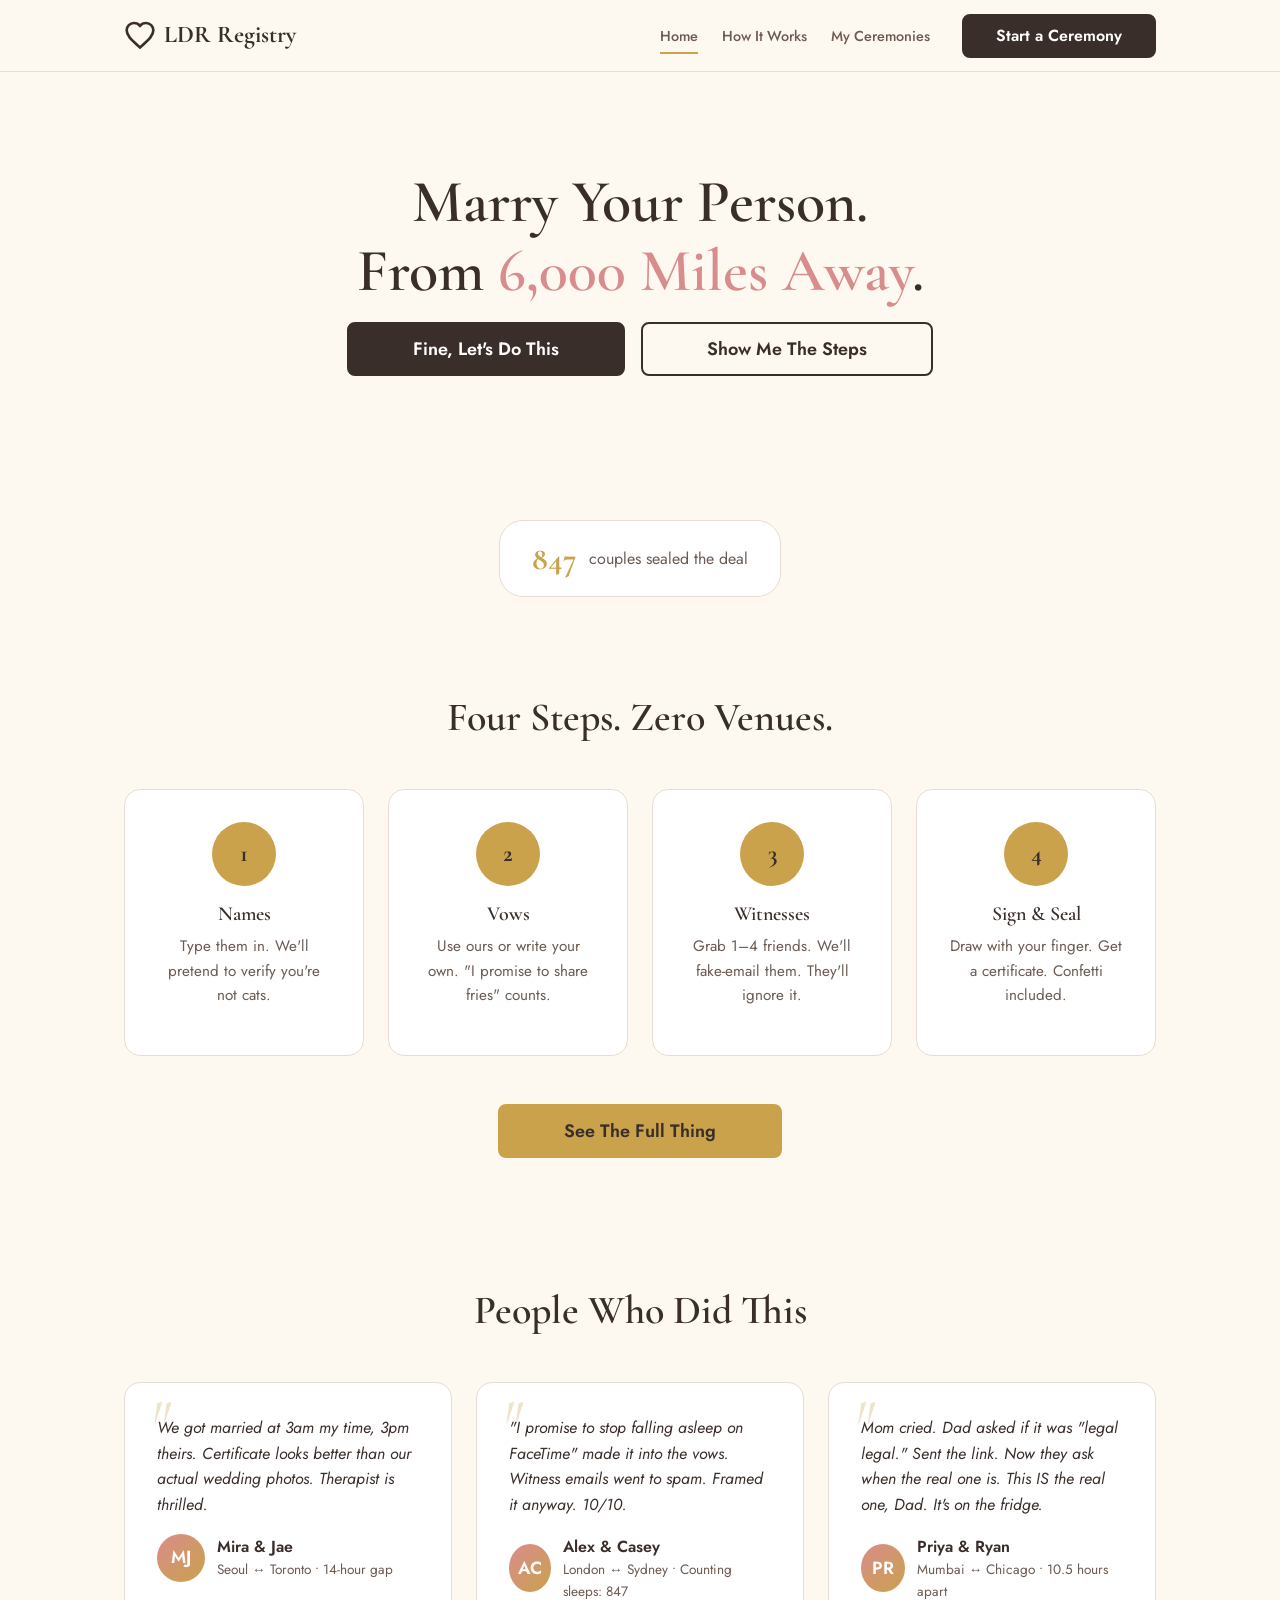
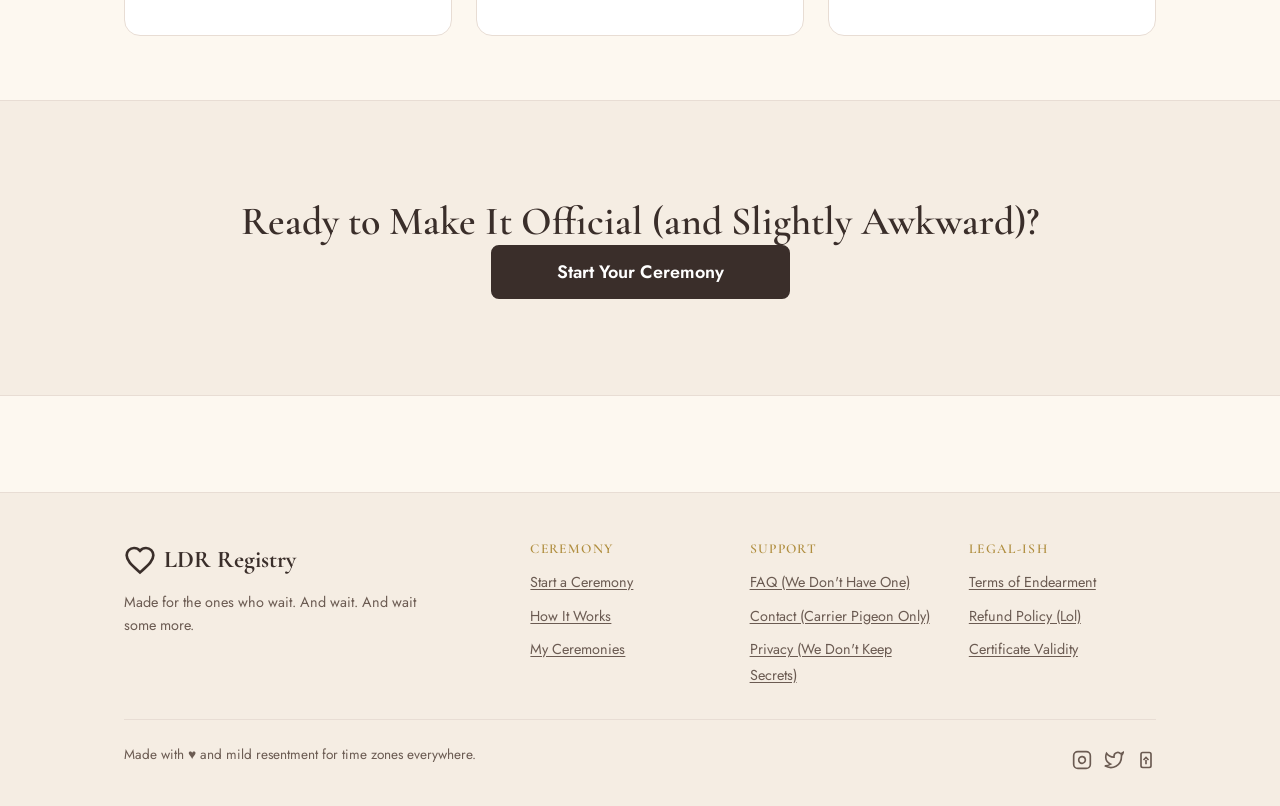
<file: index.html>
<!DOCTYPE html>
<html lang="en">
<head>
  <meta charset="UTF-8">
  <meta name="viewport" content="width=device-width, initial-scale=1.0">
  <meta name="description" content="Get married online. Your aunt will get over it. A playful ceremony for long-distance couples.">
  <title>Long Distance Romance Registry — Marry Your Person From Anywhere</title>
  <link rel="preconnect" href="https://fonts.googleapis.com">
  <link rel="preconnect" href="https://fonts.gstatic.com" crossorigin>
  <link href="https://fonts.googleapis.com/css2?family=Cormorant+Garamond:wght@400;600;700&family=Jost:wght@400;500;600&family=Pinyon+Script&display=swap" rel="stylesheet">
  <link rel="stylesheet" href="css/styles.css">
</head>
<body>
  <header class="header" role="banner">
    <div class="container header-inner">
      <a href="index.html" class="logo" aria-label="Long Distance Romance Registry — Home">
        <svg viewBox="0 0 24 24" fill="none" stroke="currentColor" stroke-width="2" aria-hidden="true">
          <path d="M12 21.35l-1.45-1.32C5.4 15.36 2 12.28 2 8.5 2 5.42 4.42 3 7.5 3c1.74 0 3.41.81 4.5 2.09C13.09 3.81 14.76 3 16.5 3 19.58 3 22 5.42 22 8.5c0 3.78-3.4 6.86-8.55 11.54L12 21.35z"/>
        </svg>
        <span>LDR Registry</span>
      </a>

      <nav class="nav" role="navigation" aria-label="Main navigation">
        <ul class="nav-list">
          <li><a href="index.html" class="nav-link" aria-current="page">Home</a></li>
          <li><a href="how-it-works.html" class="nav-link">How It Works</a></li>
          <li><a href="dashboard.html" class="nav-link">My Ceremonies</a></li>
        </ul>
        <a href="start.html" class="btn btn--primary nav-cta">Start a Ceremony</a>
      </nav>

      <button class="mobile-nav-toggle" aria-expanded="false" aria-controls="main-nav" aria-label="Toggle navigation menu">
        <span class="hamburger" aria-hidden="true"></span>
      </button>
    </div>
  </header>

  <main class="main" id="main" role="main">
    <section class="hero reveal" aria-labelledby="hero-title">
      <div class="container">
        <h1 id="hero-title" class="hero-title">
          Marry Your Person.<br>
          From <span class="highlight">6,000 Miles Away</span>.
        </h1>
        <div class="hero-cta">
          <a href="start.html" class="btn btn--primary btn--lg">Fine, Let's Do This</a>
          <a href="how-it-works.html" class="btn btn--secondary btn--lg">Show Me The Steps</a>
        </div>
      </div>
    </section>

    <section class="section--sm" aria-label="Couples counter">
      <div class="container" style="text-align: center;">
        <div class="counter reveal">
          <span class="counter-number" id="couples-counter">847</span>
          <span class="counter-label">couples sealed the deal</span>
        </div>
      </div>
    </section>

    <section class="section reveal" aria-labelledby="steps-title">
      <div class="container">
        <header style="text-align: center; margin-bottom: var(--space-7);">
          <h2 id="steps-title">Four Steps. Zero Venues.</h2>
        </header>

        <div class="steps-grid">
          <article class="card step-card reveal">
            <div class="step-number">1</div>
            <h3 class="step-title">Names</h3>
            <p class="step-desc">Type them in. We'll pretend to verify you're not cats.</p>
          </article>

          <article class="card step-card reveal">
            <div class="step-number">2</div>
            <h3 class="step-title">Vows</h3>
            <p class="step-desc">Use ours or write your own. "I promise to share fries" counts.</p>
          </article>

          <article class="card step-card reveal">
            <div class="step-number">3</div>
            <h3 class="step-title">Witnesses</h3>
            <p class="step-desc">Grab 1–4 friends. We'll fake-email them. They'll ignore it.</p>
          </article>

          <article class="card step-card reveal">
            <div class="step-number">4</div>
            <h3 class="step-title">Sign & Seal</h3>
            <p class="step-desc">Draw with your finger. Get a certificate. Confetti included.</p>
          </article>
        </div>

        <div style="text-align: center; margin-top: var(--space-7);">
          <a href="how-it-works.html" class="btn btn--gold btn--lg">See The Full Thing</a>
        </div>
      </div>
    </section>

    <section class="section reveal" aria-labelledby="testimonials-title">
      <div class="container">
        <header style="text-align: center; margin-bottom: var(--space-7);">
          <h2 id="testimonials-title">People Who Did This</h2>
        </header>

        <div class="testimonials-grid">
          <article class="testimonial reveal">
            <blockquote class="testimonial-text">
              We got married at 3am my time, 3pm theirs. Certificate looks better than our actual wedding photos. Therapist is thrilled.
            </blockquote>
            <footer class="testimonial-author">
              <div class="testimonial-avatar" aria-hidden="true">MJ</div>
              <div>
                <div class="testimonial-name">Mira & Jae</div>
                <div class="testimonial-location">Seoul ↔ Toronto • 14-hour gap</div>
              </div>
            </footer>
          </article>

          <article class="testimonial reveal">
            <blockquote class="testimonial-text">
              "I promise to stop falling asleep on FaceTime" made it into the vows. Witness emails went to spam. Framed it anyway. 10/10.
            </blockquote>
            <footer class="testimonial-author">
              <div class="testimonial-avatar" aria-hidden="true">AC</div>
              <div>
                <div class="testimonial-name">Alex & Casey</div>
                <div class="testimonial-location">London ↔ Sydney • Counting sleeps: 847</div>
              </div>
            </footer>
          </article>

          <article class="testimonial reveal">
            <blockquote class="testimonial-text">
              Mom cried. Dad asked if it was "legal legal." Sent the link. Now they ask when the real one is. This IS the real one, Dad. It's on the fridge.
            </blockquote>
            <footer class="testimonial-author">
              <div class="testimonial-avatar" aria-hidden="true">PR</div>
              <div>
                <div class="testimonial-name">Priya & Ryan</div>
                <div class="testimonial-location">Mumbai ↔ Chicago • 10.5 hours apart</div>
              </div>
            </footer>
          </article>
        </div>
      </div>
    </section>

    <section class="section section--lg reveal" style="text-align: center; background: var(--bg-alt); margin: 0; border-top: 1px solid var(--border); border-bottom: 1px solid var(--border);">
      <div class="container">
        <h2>Ready to Make It Official (and Slightly Awkward)?</h2>
        <a href="start.html" class="btn btn--primary btn--lg">Start Your Ceremony</a>
      </div>
    </section>
  </main>

  <footer class="footer" role="contentinfo">
    <div class="container">
      <div class="footer-grid">
        <div class="footer-brand">
          <a href="index.html" class="logo" style="margin-bottom: var(--space-3);">
            <svg viewBox="0 0 24 24" fill="none" stroke="currentColor" stroke-width="2" aria-hidden="true">
              <path d="M12 21.35l-1.45-1.32C5.4 15.36 2 12.28 2 8.5 2 5.42 4.42 3 7.5 3c1.74 0 3.41.81 4.5 2.09C13.09 3.81 14.76 3 16.5 3 19.58 3 22 5.42 22 8.5c0 3.78-3.4 6.86-8.55 11.54L12 21.35z"/>
            </svg>
            <span>LDR Registry</span>
          </a>
          <p class="footer-tagline">Made for the ones who wait. And wait. And wait some more.</p>
        </div>

        <nav aria-label="Quick links">
          <h3 class="footer-title">Ceremony</h3>
          <ul class="footer-links">
            <li><a href="start.html">Start a Ceremony</a></li>
            <li><a href="how-it-works.html">How It Works</a></li>
            <li><a href="dashboard.html">My Ceremonies</a></li>
          </ul>
        </nav>

        <nav aria-label="Support">
          <h3 class="footer-title">Support</h3>
          <ul class="footer-links">
            <li><a href="404.html">FAQ (We Don't Have One)</a></li>
            <li><a href="404.html">Contact (Carrier Pigeon Only)</a></li>
            <li><a href="404.html">Privacy (We Don't Keep Secrets)</a></li>
          </ul>
        </nav>

        <nav aria-label="Legal">
          <h3 class="footer-title">Legal-ish</h3>
          <ul class="footer-links">
            <li><a href="404.html">Terms of Endearment</a></li>
            <li><a href="404.html">Refund Policy (Lol)</a></li>
            <li><a href="404.html">Certificate Validity</a></li>
          </ul>
        </nav>
      </div>

      <div class="footer-bottom">
        <p>Made with ♥ and mild resentment for time zones everywhere.</p>
        <div class="footer-social">
          <a href="404.html" aria-label="Instagram" title="Instagram">
            <svg width="20" height="20" viewBox="0 0 24 24" fill="none" stroke="currentColor" stroke-width="2" aria-hidden="true">
              <rect x="2" y="2" width="20" height="20" rx="5" ry="5"/>
              <path d="M16 11.37A4 4 0 1 1 12.63 8 4 4 0 0 1 16 11.37z"/>
              <line x1="17.5" y1="6.5" x2="17.51" y2="6.5"/>
            </svg>
          </a>
          <a href="404.html" aria-label="Twitter" title="Twitter">
            <svg width="20" height="20" viewBox="0 0 24 24" fill="none" stroke="currentColor" stroke-width="2" aria-hidden="true">
              <path d="M23 3a10.9 10.9 0 0 1-3.14 1.53 4.48 4.48 0 0 0-7.86 3v1A10.66 10.66 0 0 1 3 4s-4 9 5 13a11.64 11.64 0 0 1-7 2c9 5 20 0 20-11.5a4.5 4.5 0 0 0-.08-.83A7.72 7.72 0 0 0 23 3z"/>
            </svg>
          </a>
          <a href="404.html" aria-label="TikTok" title="TikTok">
            <svg width="20" height="20" viewBox="0 0 24 24" fill="none" stroke="currentColor" stroke-width="2" aria-hidden="true">
              <path d="M16 3a2 2 0 0 1 2 2v14a2 2 0 0 1-2 2H8a2 2 0 0 1-2-2V5a2 2 0 0 1 2-2h8z"/>
              <path d="M12 17v-5"/>
              <path d="M9 12l3-3 3 3"/>
            </svg>
          </a>
        </div>
      </div>
    </div>
  </footer>

  <script src="js/ceremony-store.js"></script>
  <script src="js/app.js"></script>
  <script>
    document.addEventListener('DOMContentLoaded', () => {
      const counterEl = document.getElementById('couples-counter');
      if (counterEl) counterEl.textContent = CeremonyStore.getCounter();
    });
  </script>
</body>
</html>
</file>
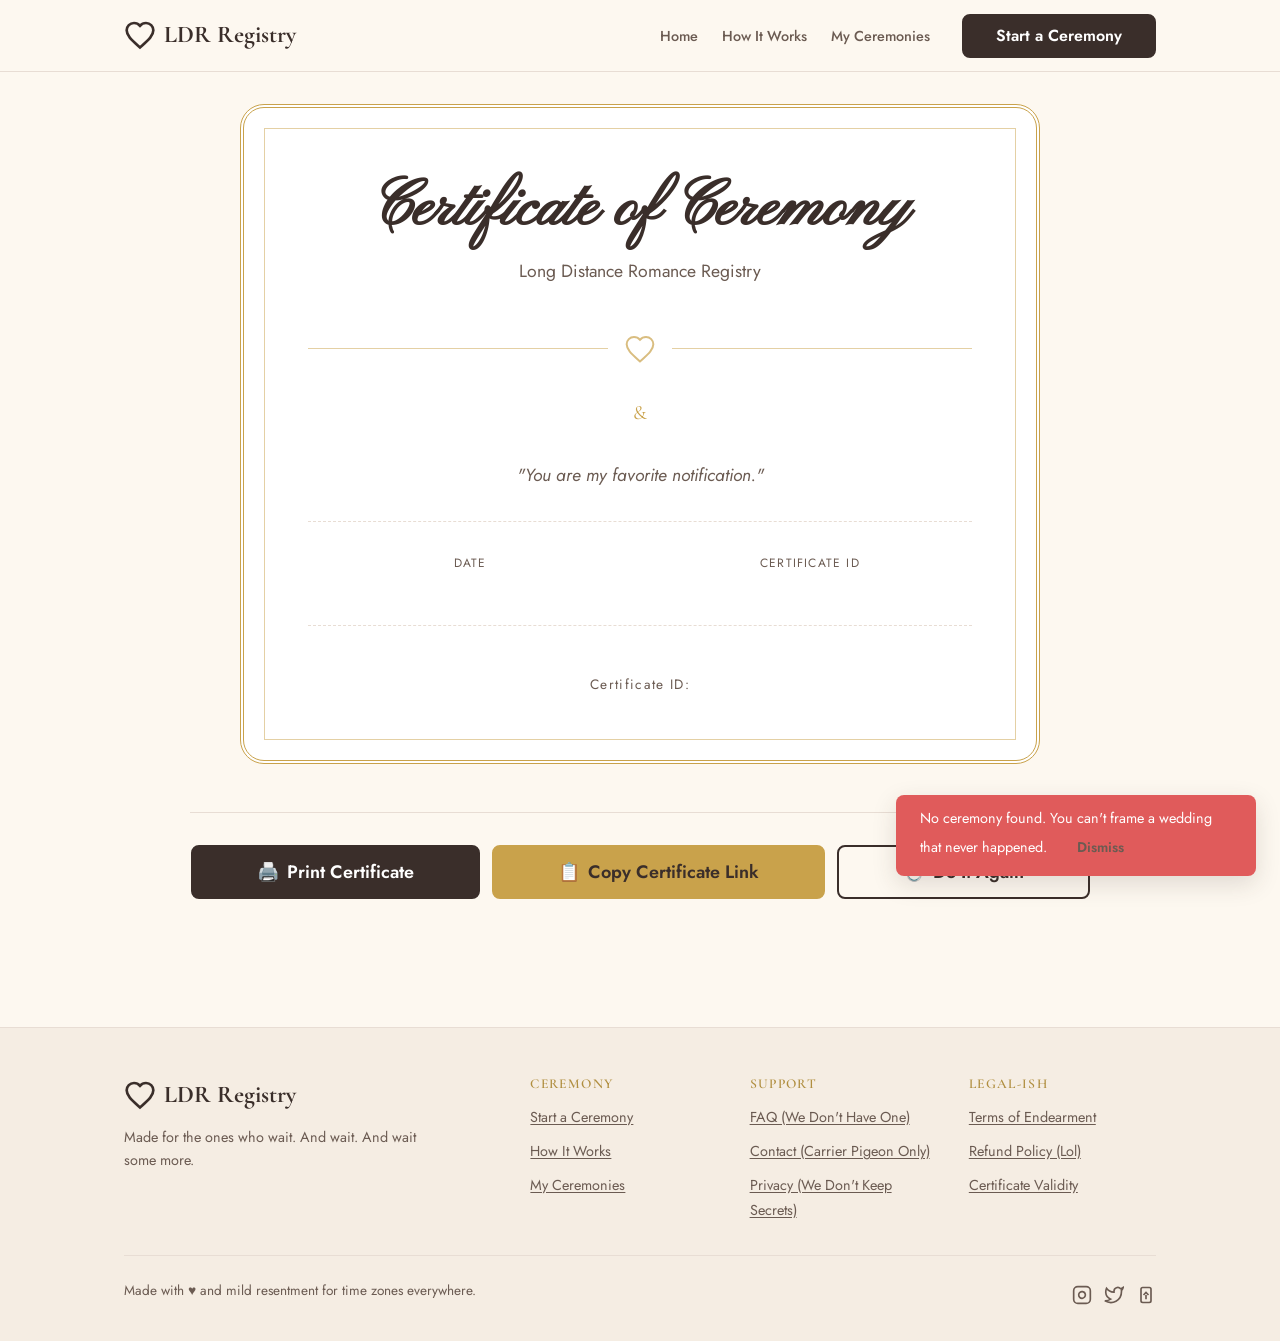
<file: certificate.html>
<!DOCTYPE html>
<html lang="en">
<head>
  <meta charset="UTF-8">
  <meta name="viewport" content="width=device-width, initial-scale=1.0">
  <meta name="description" content="Your sealed ceremony certificate from the Long Distance Romance Registry.">
  <title>Certificate — Long Distance Romance Registry</title>
  <link rel="preconnect" href="https://fonts.googleapis.com">
  <link rel="preconnect" href="https://fonts.gstatic.com" crossorigin>
  <link href="https://fonts.googleapis.com/css2?family=Cormorant+Garamond:wght@400;600;700&family=Jost:wght@400;500;600&family=Pinyon+Script&display=swap" rel="stylesheet">
  <link rel="stylesheet" href="css/styles.css">
  <link rel="stylesheet" href="css/certificate.css">
</head>
<body>
  <header class="header" role="banner">
    <div class="container header-inner">
      <a href="index.html" class="logo" aria-label="Long Distance Romance Registry — Home">
        <svg viewBox="0 0 24 24" fill="none" stroke="currentColor" stroke-width="2" aria-hidden="true">
          <path d="M12 21.35l-1.45-1.32C5.4 15.36 2 12.28 2 8.5 2 5.42 4.42 3 7.5 3c1.74 0 3.41.81 4.5 2.09C13.09 3.81 14.76 3 16.5 3 19.58 3 22 5.42 22 8.5c0 3.78-3.4 6.86-8.55 11.54L12 21.35z"/>
        </svg>
        <span>LDR Registry</span>
      </a>

      <nav class="nav" role="navigation" aria-label="Main navigation">
        <ul class="nav-list">
          <li><a href="index.html" class="nav-link">Home</a></li>
          <li><a href="how-it-works.html" class="nav-link">How It Works</a></li>
          <li><a href="dashboard.html" class="nav-link">My Ceremonies</a></li>
        </ul>
        <a href="start.html" class="btn btn--primary nav-cta">Start a Ceremony</a>
      </nav>

      <button class="mobile-nav-toggle" aria-expanded="false" aria-controls="main-nav" aria-label="Toggle navigation menu">
        <span class="hamburger" aria-hidden="true"></span>
      </button>
    </div>
  </header>

  <main class="main certificate-page" id="main" role="main">
    <div class="certificate-wrapper">
      <article class="certificate reveal" id="certificate" role="document" aria-label="Marriage certificate">
        <header class="certificate-header">
          <h1 class="certificate-title">Certificate of Ceremony</h1>
          <p class="certificate-subtitle">Long Distance Romance Registry</p>
        </header>

        <div class="certificate-divider" aria-hidden="true">
          <svg viewBox="0 0 24 24" fill="none" stroke="currentColor" stroke-width="1.5">
            <path d="M12 21.35l-1.45-1.32C5.4 15.36 2 12.28 2 8.5 2 5.42 4.42 3 7.5 3c1.74 0 3.41.81 4.5 2.09C13.09 3.81 14.76 3 16.5 3 19.58 3 22 5.42 22 8.5c0 3.78-3.4 6.86-8.55 11.54L12 21.35z"/>
          </svg>
        </div>

        <div class="certificate-body">
          <div class="certificate-names">
            <span class="certificate-name" id="cert-name1"></span>
            <span class="certificate-and">&</span>
            <span class="certificate-name" id="cert-name2"></span>
          </div>

          <p style="text-align: center; font-size: 1.1rem; color: var(--ink-light); margin: var(--space-4) 0; font-style: italic;">
            "You are my favorite notification."
          </p>

          <div class="certificate-details">
            <div class="certificate-detail">
              <div class="certificate-detail-label">Date</div>
              <div class="certificate-detail-value" id="cert-date"></div>
            </div>
            <div class="certificate-detail">
              <div class="certificate-detail-label">Certificate ID</div>
              <div class="certificate-detail-value" id="cert-id"></div>
            </div>
          </div>
        </div>

        <div class="certificate-signatures" id="cert-signatures" aria-label="Signatures">
          <!-- Populated by JS -->
        </div>

        <div class="certificate-location" id="cert-location" style="display: none;"></div>

        <div class="certificate-id">
          Certificate ID: <strong id="cert-id-footer"></strong>
        </div>
      </article>

      <div class="certificate-actions reveal">
        <button type="button" class="btn btn--primary btn--lg" id="print-btn" aria-label="Print certificate">
          <span aria-hidden="true">🖨️</span> Print Certificate
        </button>
        <button type="button" class="btn btn--gold btn--lg" id="copy-btn" aria-label="Copy certificate summary">
          <span aria-hidden="true">📋</span> Copy Certificate Link
        </button>
        <a href="start.html" class="btn btn--secondary btn--lg" id="another-btn">
          <span aria-hidden="true">💍</span> Do It Again
        </a>
      </div>
    </div>
  </main>

  <footer class="footer" role="contentinfo">
    <div class="container">
      <div class="footer-grid">
        <div class="footer-brand">
          <a href="index.html" class="logo" style="margin-bottom: var(--space-3);">
            <svg viewBox="0 0 24 24" fill="none" stroke="currentColor" stroke-width="2" aria-hidden="true">
              <path d="M12 21.35l-1.45-1.32C5.4 15.36 2 12.28 2 8.5 2 5.42 4.42 3 7.5 3c1.74 0 3.41.81 4.5 2.09C13.09 3.81 14.76 3 16.5 3 19.58 3 22 5.42 22 8.5c0 3.78-3.4 6.86-8.55 11.54L12 21.35z"/>
            </svg>
            <span>LDR Registry</span>
          </a>
          <p class="footer-tagline">Made for the ones who wait. And wait. And wait some more.</p>
        </div>

        <nav aria-label="Quick links">
          <h3 class="footer-title">Ceremony</h3>
          <ul class="footer-links">
            <li><a href="start.html">Start a Ceremony</a></li>
            <li><a href="how-it-works.html">How It Works</a></li>
            <li><a href="dashboard.html">My Ceremonies</a></li>
          </ul>
        </nav>

        <nav aria-label="Support">
          <h3 class="footer-title">Support</h3>
          <ul class="footer-links">
            <li><a href="404.html">FAQ (We Don't Have One)</a></li>
            <li><a href="404.html">Contact (Carrier Pigeon Only)</a></li>
            <li><a href="404.html">Privacy (We Don't Keep Secrets)</a></li>
          </ul>
        </nav>

        <nav aria-label="Legal">
          <h3 class="footer-title">Legal-ish</h3>
          <ul class="footer-links">
            <li><a href="404.html">Terms of Endearment</a></li>
            <li><a href="404.html">Refund Policy (Lol)</a></li>
            <li><a href="404.html">Certificate Validity</a></li>
          </ul>
        </nav>
      </div>

      <div class="footer-bottom">
        <p>Made with ♥ and mild resentment for time zones everywhere.</p>
        <div class="footer-social">
          <a href="404.html" aria-label="Instagram" title="Instagram">
            <svg width="20" height="20" viewBox="0 0 24 24" fill="none" stroke="currentColor" stroke-width="2" aria-hidden="true">
              <rect x="2" y="2" width="20" height="20" rx="5" ry="5"/>
              <path d="M16 11.37A4 4 0 1 1 12.63 8 4 4 0 0 1 16 11.37z"/>
              <line x1="17.5" y1="6.5" x2="17.51" y2="6.5"/>
            </svg>
          </a>
          <a href="404.html" aria-label="Twitter" title="Twitter">
            <svg width="20" height="20" viewBox="0 0 24 24" fill="none" stroke="currentColor" stroke-width="2" aria-hidden="true">
              <path d="M23 3a10.9 10.9 0 0 1-3.14 1.53 4.48 4.48 0 0 0-7.86 3v1A10.66 10.66 0 0 1 3 4s-4 9 5 13a11.64 11.64 0 0 1-7 2c9 5 20 0 20-11.5a4.5 4.5 0 0 0-.08-.83A7.72 7.72 0 0 0 23 3z"/>
            </svg>
          </a>
          <a href="404.html" aria-label="TikTok" title="TikTok">
            <svg width="20" height="20" viewBox="0 0 24 24" fill="none" stroke="currentColor" stroke-width="2" aria-hidden="true">
              <path d="M16 3a2 2 0 0 1 2 2v14a2 2 0 0 1-2 2H8a2 2 0 0 1-2-2V5a2 2 0 0 1 2-2h8z"/>
              <path d="M12 17v-5"/>
              <path d="M9 12l3-3 3 3"/>
            </svg>
          </a>
        </div>
      </div>
    </div>
  </footer>

  <script src="js/ceremony-store.js"></script>
  <script src="js/app.js"></script>
  <script src="js/pages/certificate.js"></script>
</body>
</html>
</file>
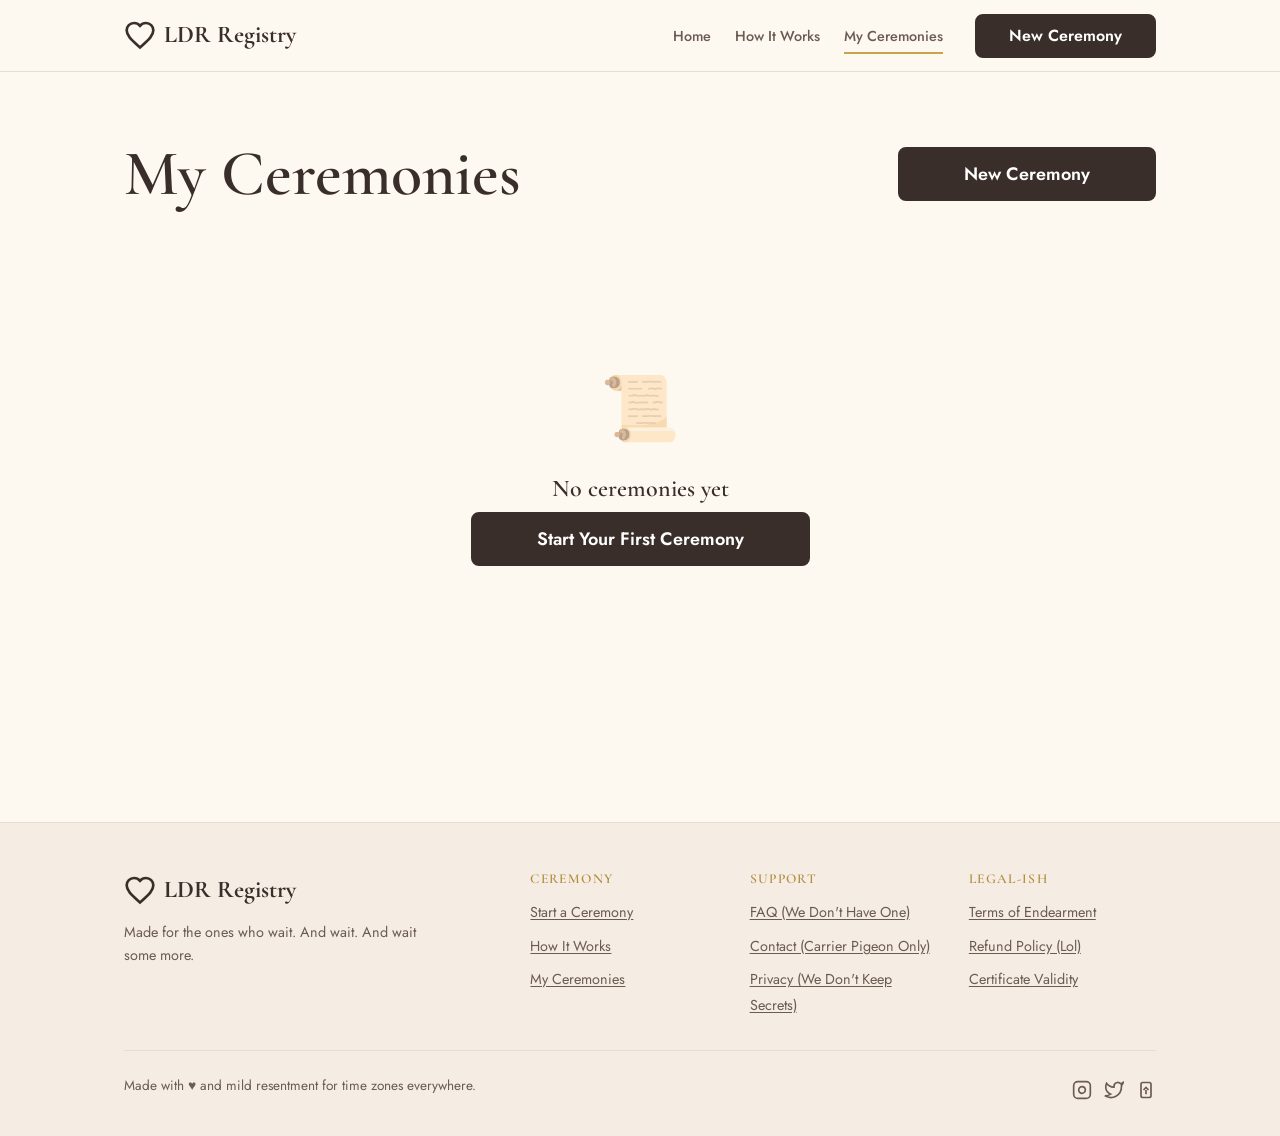
<file: dashboard.html>
<!DOCTYPE html>
<html lang="en">
<head>
  <meta charset="UTF-8">
  <meta name="viewport" content="width=device-width, initial-scale=1.0">
  <meta name="description" content="Your sealed ceremonies dashboard — view, print, or delete your certificates.">
  <title>My Ceremonies — Long Distance Romance Registry</title>
  <link rel="preconnect" href="https://fonts.googleapis.com">
  <link rel="preconnect" href="https://fonts.gstatic.com" crossorigin>
  <link href="https://fonts.googleapis.com/css2?family=Cormorant+Garamond:wght@400;600;700&family=Jost:wght@400;500;600&family=Pinyon+Script&display=swap" rel="stylesheet">
  <link rel="stylesheet" href="css/styles.css">
</head>
<body>
  <header class="header" role="banner">
    <div class="container header-inner">
      <a href="index.html" class="logo" aria-label="Long Distance Romance Registry — Home">
        <svg viewBox="0 0 24 24" fill="none" stroke="currentColor" stroke-width="2" aria-hidden="true">
          <path d="M12 21.35l-1.45-1.32C5.4 15.36 2 12.28 2 8.5 2 5.42 4.42 3 7.5 3c1.74 0 3.41.81 4.5 2.09C13.09 3.81 14.76 3 16.5 3 19.58 3 22 5.42 22 8.5c0 3.78-3.4 6.86-8.55 11.54L12 21.35z"/>
        </svg>
        <span>LDR Registry</span>
      </a>

      <nav class="nav" role="navigation" aria-label="Main navigation">
        <ul class="nav-list">
          <li><a href="index.html" class="nav-link">Home</a></li>
          <li><a href="how-it-works.html" class="nav-link">How It Works</a></li>
          <li><a href="dashboard.html" class="nav-link" aria-current="page">My Ceremonies</a></li>
        </ul>
        <a href="start.html" class="btn btn--primary nav-cta">New Ceremony</a>
      </nav>

      <button class="mobile-nav-toggle" aria-expanded="false" aria-controls="main-nav" aria-label="Toggle navigation menu">
        <span class="hamburger" aria-hidden="true"></span>
      </button>
    </div>
  </header>

  <main class="main" id="main" role="main">
    <section class="section reveal" aria-labelledby="dashboard-title">
      <div class="container">
        <header style="display: flex; align-items: center; justify-content: space-between; flex-wrap: wrap; gap: var(--space-4); margin-bottom: var(--space-7);">
          <div>
            <h1 id="dashboard-title">My Ceremonies</h1>
          </div>
          <a href="start.html" class="btn btn--primary btn--lg">New Ceremony</a>
        </header>

        <div id="dashboard-grid" class="dashboard-grid" role="list" aria-label="Sealed ceremonies">
          <!-- Populated by JS -->
        </div>

        <div id="empty-state" class="empty-state" style="display: none;" aria-live="polite">
          <div class="empty-state-icon" aria-hidden="true">📜</div>
          <h2 class="empty-state-title">No ceremonies yet</h2>
          <a href="start.html" class="btn btn--primary btn--lg">Start Your First Ceremony</a>
        </div>
      </div>
    </section>
  </main>

  <footer class="footer" role="contentinfo">
    <div class="container">
      <div class="footer-grid">
        <div class="footer-brand">
          <a href="index.html" class="logo" style="margin-bottom: var(--space-3);">
            <svg viewBox="0 0 24 24" fill="none" stroke="currentColor" stroke-width="2" aria-hidden="true">
              <path d="M12 21.35l-1.45-1.32C5.4 15.36 2 12.28 2 8.5 2 5.42 4.42 3 7.5 3c1.74 0 3.41.81 4.5 2.09C13.09 3.81 14.76 3 16.5 3 19.58 3 22 5.42 22 8.5c0 3.78-3.4 6.86-8.55 11.54L12 21.35z"/>
            </svg>
            <span>LDR Registry</span>
          </a>
          <p class="footer-tagline">Made for the ones who wait. And wait. And wait some more.</p>
        </div>

        <nav aria-label="Quick links">
          <h3 class="footer-title">Ceremony</h3>
          <ul class="footer-links">
            <li><a href="start.html">Start a Ceremony</a></li>
            <li><a href="how-it-works.html">How It Works</a></li>
            <li><a href="dashboard.html">My Ceremonies</a></li>
          </ul>
        </nav>

        <nav aria-label="Support">
          <h3 class="footer-title">Support</h3>
          <ul class="footer-links">
            <li><a href="404.html">FAQ (We Don't Have One)</a></li>
            <li><a href="404.html">Contact (Carrier Pigeon Only)</a></li>
            <li><a href="404.html">Privacy (We Don't Keep Secrets)</a></li>
          </ul>
        </nav>

        <nav aria-label="Legal">
          <h3 class="footer-title">Legal-ish</h3>
          <ul class="footer-links">
            <li><a href="404.html">Terms of Endearment</a></li>
            <li><a href="404.html">Refund Policy (Lol)</a></li>
            <li><a href="404.html">Certificate Validity</a></li>
          </ul>
        </nav>
      </div>

      <div class="footer-bottom">
        <p>Made with ♥ and mild resentment for time zones everywhere.</p>
        <div class="footer-social">
          <a href="404.html" aria-label="Instagram" title="Instagram">
            <svg width="20" height="20" viewBox="0 0 24 24" fill="none" stroke="currentColor" stroke-width="2" aria-hidden="true">
              <rect x="2" y="2" width="20" height="20" rx="5" ry="5"/>
              <path d="M16 11.37A4 4 0 1 1 12.63 8 4 4 0 0 1 16 11.37z"/>
              <line x1="17.5" y1="6.5" x2="17.51" y2="6.5"/>
            </svg>
          </a>
          <a href="404.html" aria-label="Twitter" title="Twitter">
            <svg width="20" height="20" viewBox="0 0 24 24" fill="none" stroke="currentColor" stroke-width="2" aria-hidden="true">
              <path d="M23 3a10.9 10.9 0 0 1-3.14 1.53 4.48 4.48 0 0 0-7.86 3v1A10.66 10.66 0 0 1 3 4s-4 9 5 13a11.64 11.64 0 0 1-7 2c9 5 20 0 20-11.5a4.5 4.5 0 0 0-.08-.83A7.72 7.72 0 0 0 23 3z"/>
            </svg>
          </a>
          <a href="404.html" aria-label="TikTok" title="TikTok">
            <svg width="20" height="20" viewBox="0 0 24 24" fill="none" stroke="currentColor" stroke-width="2" aria-hidden="true">
              <path d="M16 3a2 2 0 0 1 2 2v14a2 2 0 0 1-2 2H8a2 2 0 0 1-2-2V5a2 2 0 0 1 2-2h8z"/>
              <path d="M12 17v-5"/>
              <path d="M9 12l3-3 3 3"/>
            </svg>
          </a>
        </div>
      </div>
    </div>
  </footer>

  <script src="js/ceremony-store.js"></script>
  <script src="js/app.js"></script>
  <script src="js/pages/dashboard.js"></script>
</body>
</html>
</file>
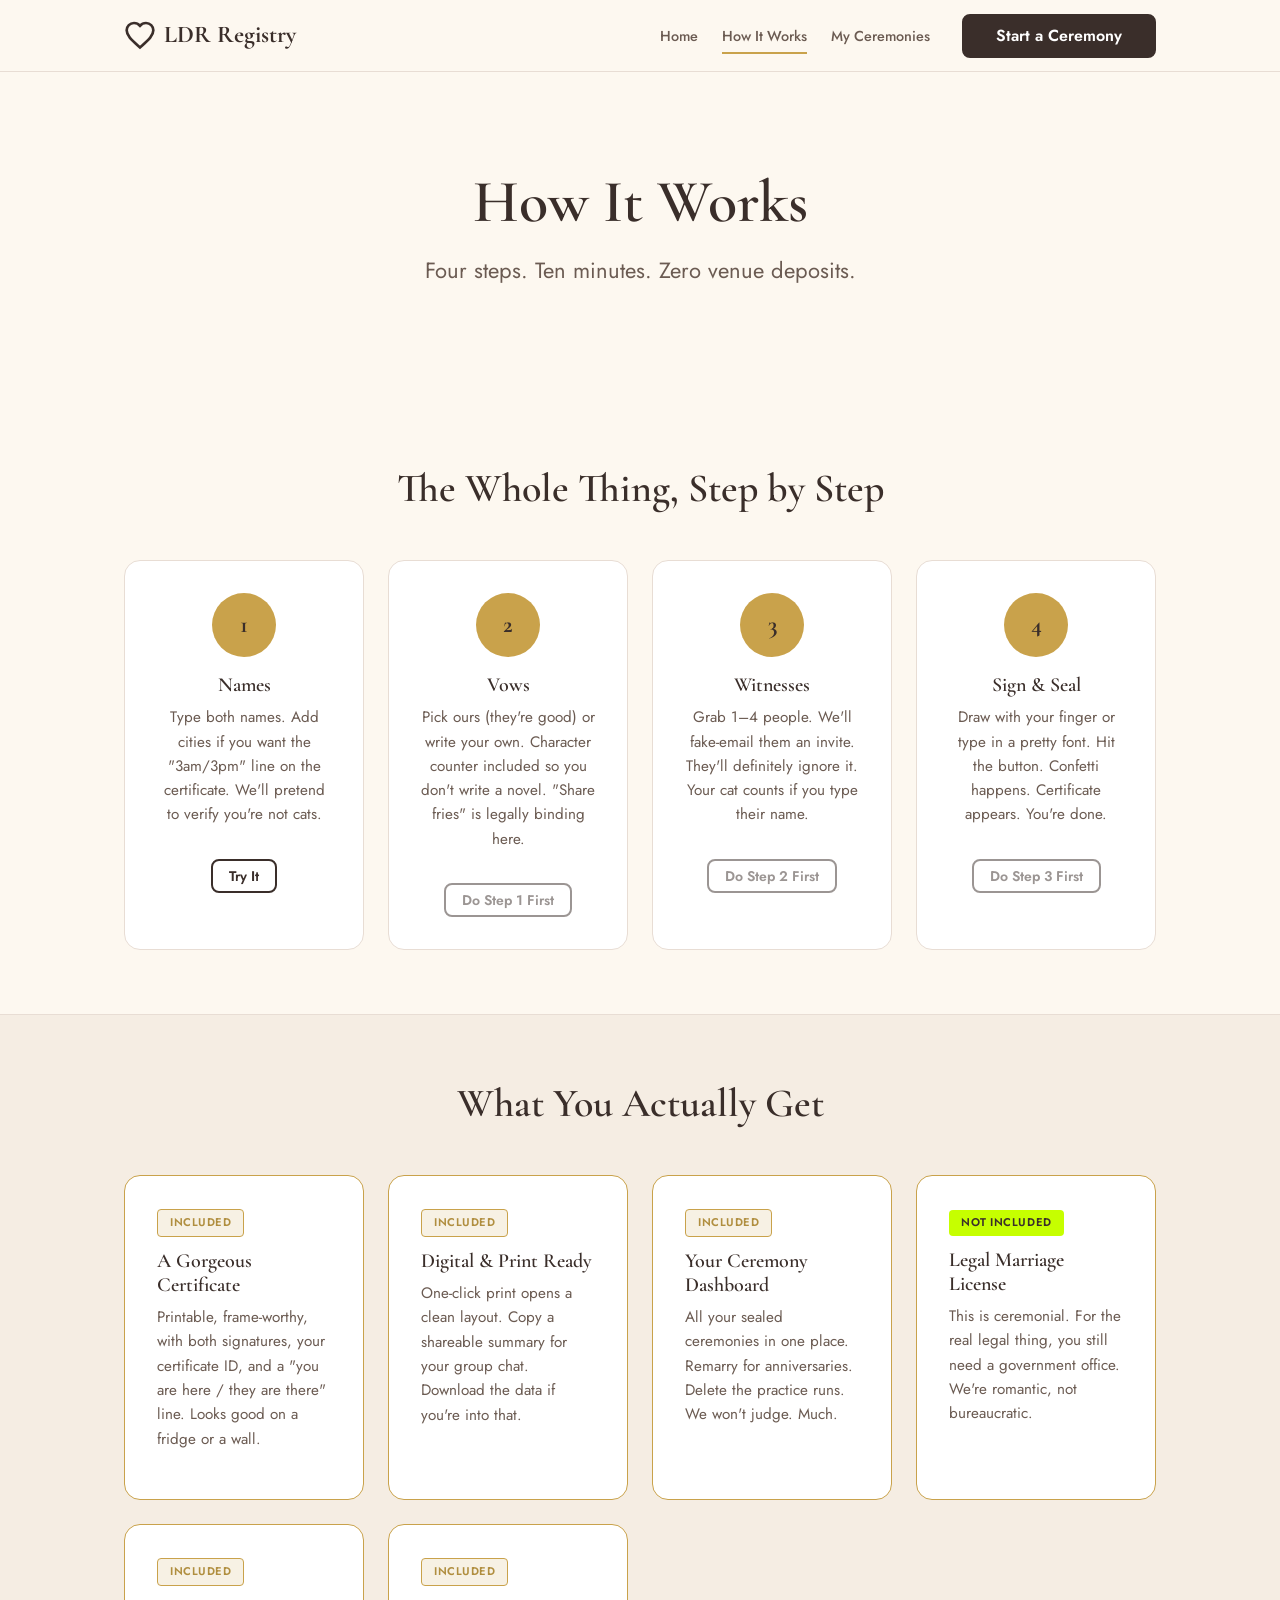
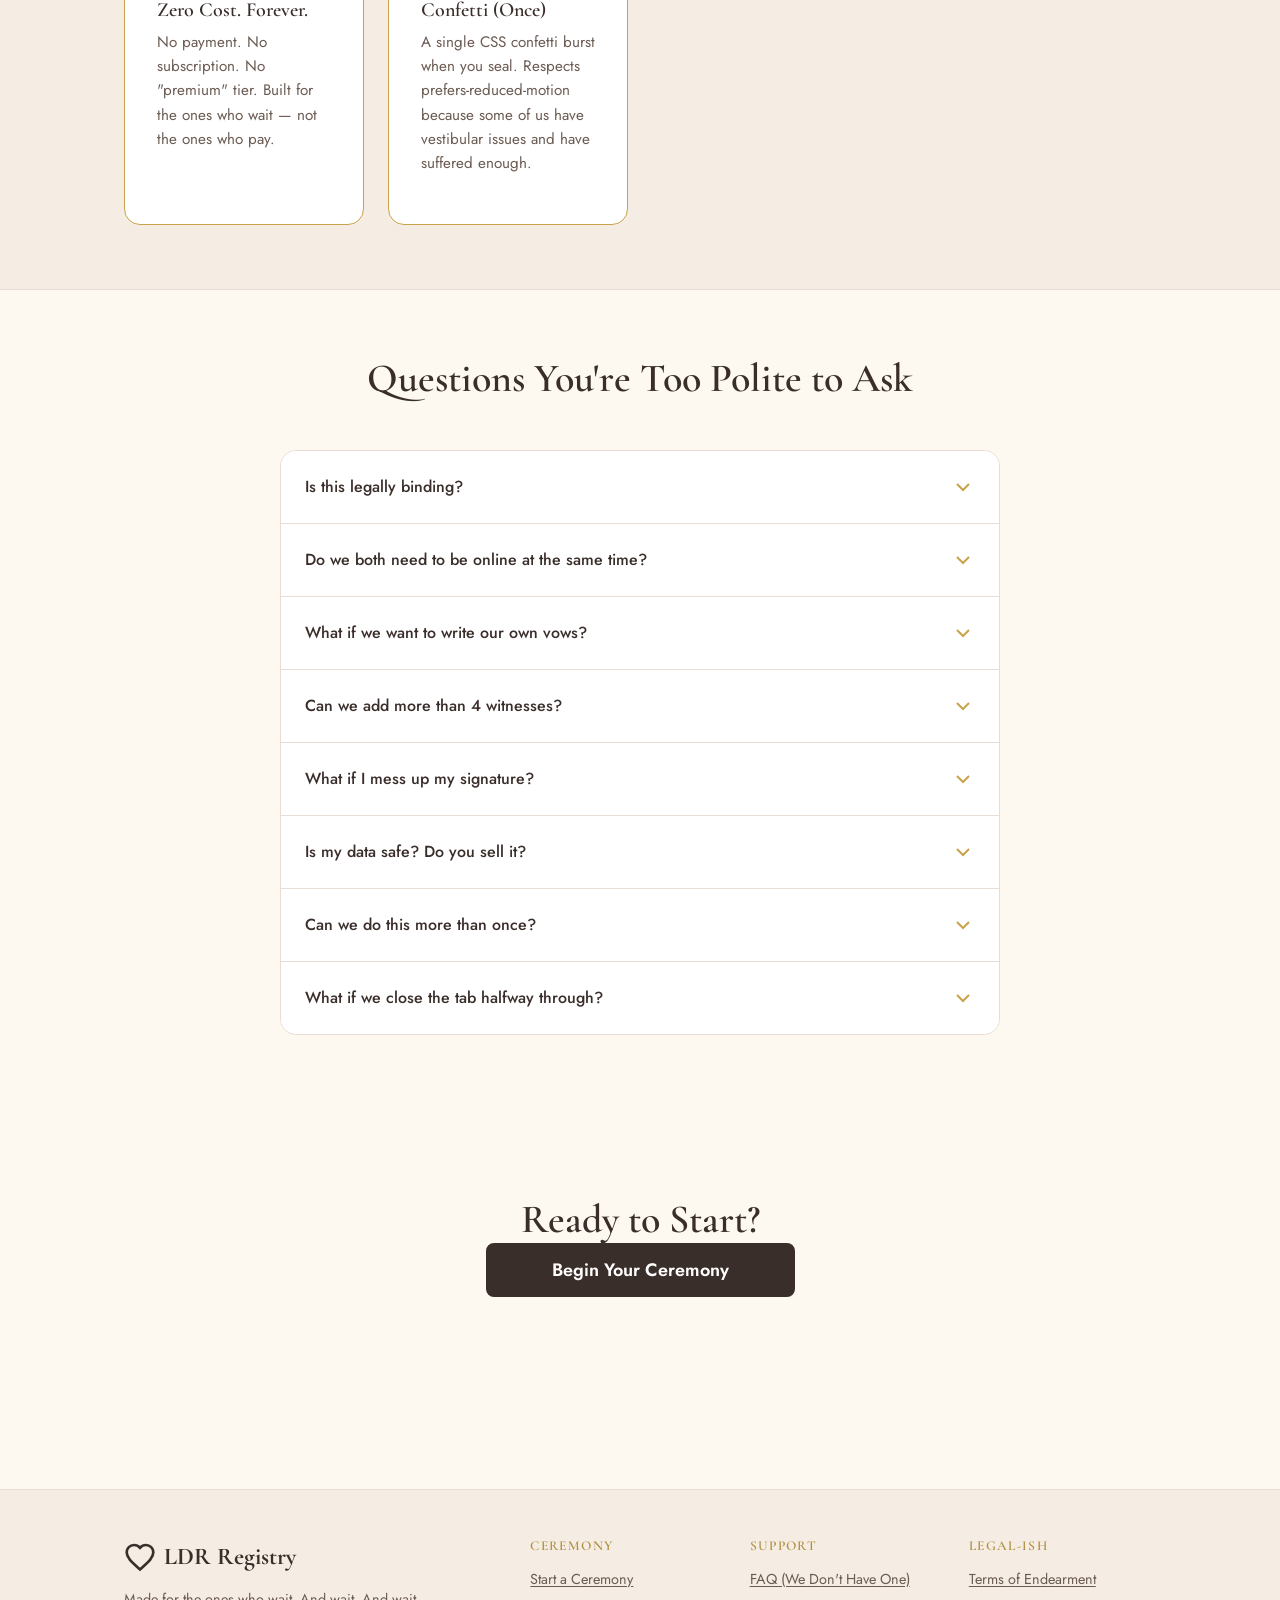
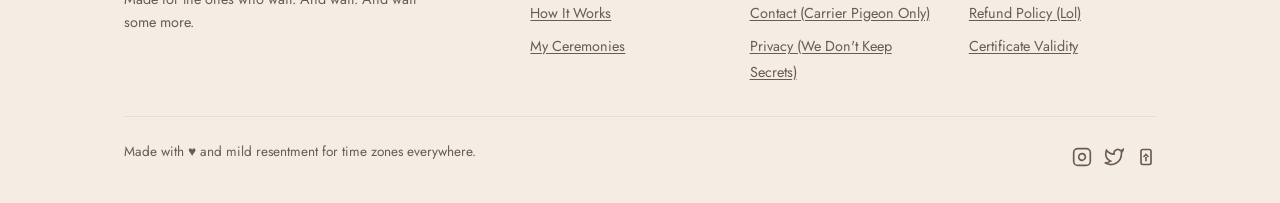
<file: how-it-works.html>
﻿<!DOCTYPE html>
<html lang="en">
<head>
  <meta charset="UTF-8">
  <meta name="viewport" content="width=device-width, initial-scale=1.0">
  <meta name="description" content="How the Long Distance Romance Registry works — four steps to your online ceremony.">
  <title>How It Works — Long Distance Romance Registry</title>
  <link rel="preconnect" href="https://fonts.googleapis.com">
  <link rel="preconnect" href="https://fonts.gstatic.com" crossorigin>
  <link href="https://fonts.googleapis.com/css2?family=Cormorant+Garamond:wght@400;600;700&family=Jost:wght@400;500;600&family=Pinyon+Script&display=swap" rel="stylesheet">
  <link rel="stylesheet" href="css/styles.css">
</head>
<body>
  <header class="header" role="banner">
    <div class="container header-inner">
      <a href="index.html" class="logo" aria-label="Long Distance Romance Registry — Home">
        <svg viewBox="0 0 24 24" fill="none" stroke="currentColor" stroke-width="2" aria-hidden="true">
          <path d="M12 21.35l-1.45-1.32C5.4 15.36 2 12.28 2 8.5 2 5.42 4.42 3 7.5 3c1.74 0 3.41.81 4.5 2.09C13.09 3.81 14.76 3 16.5 3 19.58 3 22 5.42 22 8.5c0 3.78-3.4 6.86-8.55 11.54L12 21.35z"/>
        </svg>
        <span>LDR Registry</span>
      </a>

      <nav class="nav" role="navigation" aria-label="Main navigation">
        <ul class="nav-list">
          <li><a href="index.html" class="nav-link">Home</a></li>
          <li><a href="how-it-works.html" class="nav-link" aria-current="page">How It Works</a></li>
          <li><a href="dashboard.html" class="nav-link">My Ceremonies</a></li>
        </ul>
        <a href="start.html" class="btn btn--primary nav-cta">Start a Ceremony</a>
      </nav>

      <button class="mobile-nav-toggle" aria-expanded="false" aria-controls="main-nav" aria-label="Toggle navigation menu">
        <span class="hamburger" aria-hidden="true"></span>
      </button>
    </div>
  </header>

  <main class="main" id="main" role="main">
    <section class="hero reveal" aria-labelledby="page-title">
      <div class="container">
        <h1 id="page-title" class="hero-title">How It Works</h1>
        <p class="hero-subtitle">Four steps. Ten minutes. Zero venue deposits.</p>
      </div>
    </section>

    <section class="section reveal" aria-labelledby="detailed-steps-title">
      <div class="container">
        <header style="text-align: center; margin-bottom: var(--space-7);">
          <h2 id="detailed-steps-title">The Whole Thing, Step by Step</h2>
        </header>

        <div class="steps-grid">
          <article class="card step-card reveal">
            <div class="step-number">1</div>
            <h3 class="step-title">Names</h3>
            <p class="step-desc">Type both names. Add cities if you want the "3am/3pm" line on the certificate. We'll pretend to verify you're not cats.</p>
            <a href="start.html" class="btn btn--secondary btn--sm" style="margin-top: var(--space-4);">Try It</a>
          </article>

          <article class="card step-card reveal">
            <div class="step-number">2</div>
            <h3 class="step-title">Vows</h3>
            <p class="step-desc">Pick ours (they're good) or write your own. Character counter included so you don't write a novel. "Share fries" is legally binding here.</p>
            <a href="vows.html" class="btn btn--secondary btn--sm" style="margin-top: var(--space-4); pointer-events: none; opacity: 0.5;">Do Step 1 First</a>
          </article>

          <article class="card step-card reveal">
            <div class="step-number">3</div>
            <h3 class="step-title">Witnesses</h3>
            <p class="step-desc">Grab 1–4 people. We'll fake-email them an invite. They'll definitely ignore it. Your cat counts if you type their name.</p>
            <a href="witnesses.html" class="btn btn--secondary btn--sm" style="margin-top: var(--space-4); pointer-events: none; opacity: 0.5;">Do Step 2 First</a>
          </article>

          <article class="card step-card reveal">
            <div class="step-number">4</div>
            <h3 class="step-title">Sign & Seal</h3>
            <p class="step-desc">Draw with your finger or type in a pretty font. Hit the button. Confetti happens. Certificate appears. You're done.</p>
            <a href="sign.html" class="btn btn--secondary btn--sm" style="margin-top: var(--space-4); pointer-events: none; opacity: 0.5;">Do Step 3 First</a>
          </article>
        </div>
      </div>
    </section>

    <section class="section reveal" style="background: var(--bg-alt); margin: 0; border-top: 1px solid var(--border); border-bottom: 1px solid var(--border);" aria-labelledby="what-you-get-title">
      <div class="container">
        <header style="text-align: center; margin-bottom: var(--space-7);">
          <h2 id="what-you-get-title">What You Actually Get</h2>
        </header>

        <div class="steps-grid">
          <article class="card card--border-gold reveal">
            <span class="badge badge--gold" style="margin-bottom: var(--space-3);">Included</span>
            <h3 class="step-title">A Gorgeous Certificate</h3>
            <p class="step-desc">Printable, frame-worthy, with both signatures, your certificate ID, and a "you are here / they are there" line. Looks good on a fridge or a wall.</p>
          </article>

          <article class="card card--border-gold reveal">
            <span class="badge badge--gold" style="margin-bottom: var(--space-3);">Included</span>
            <h3 class="step-title">Digital & Print Ready</h3>
            <p class="step-desc">One-click print opens a clean layout. Copy a shareable summary for your group chat. Download the data if you're into that.</p>
          </article>

          <article class="card card--border-gold reveal">
            <span class="badge badge--gold" style="margin-bottom: var(--space-3);">Included</span>
            <h3 class="step-title">Your Ceremony Dashboard</h3>
            <p class="step-desc">All your sealed ceremonies in one place. Remarry for anniversaries. Delete the practice runs. We won't judge. Much.</p>
          </article>

          <article class="card card--border-gold reveal">
            <span class="badge badge--lime" style="margin-bottom: var(--space-3);">Not Included</span>
            <h3 class="step-title">Legal Marriage License</h3>
            <p class="step-desc">This is ceremonial. For the real legal thing, you still need a government office. We're romantic, not bureaucratic.</p>
          </article>

          <article class="card card--border-gold reveal">
            <span class="badge badge--gold" style="margin-bottom: var(--space-3);">Included</span>
            <h3 class="step-title">Zero Cost. Forever.</h3>
            <p class="step-desc">No payment. No subscription. No "premium" tier. Built for the ones who wait — not the ones who pay.</p>
          </article>

          <article class="card card--border-gold reveal">
            <span class="badge badge--gold" style="margin-bottom: var(--space-3);">Included</span>
            <h3 class="step-title">Confetti (Once)</h3>
            <p class="step-desc">A single CSS confetti burst when you seal. Respects prefers-reduced-motion because some of us have vestibular issues and have suffered enough.</p>
          </article>
        </div>
      </div>
    </section>

    <section class="section reveal" aria-labelledby="faq-title">
      <div class="container">
        <header style="text-align: center; margin-bottom: var(--space-7);">
          <h2 id="faq-title">Questions You're Too Polite to Ask</h2>
        </header>

        <div class="accordion" style="max-width: 720px; margin: 0 auto;">
          <div class="accordion-item" data-open="false">
            <button class="accordion-trigger" aria-expanded="false" aria-controls="faq-1">
              <span>Is this legally binding?</span>
              <svg class="accordion-icon" viewBox="0 0 24 24" fill="none" stroke="currentColor" stroke-width="2" aria-hidden="true"><polyline points="6 9 12 15 18 9"/></svg>
            </button>
            <div class="accordion-content" id="faq-1">
              <div class="accordion-content-inner">
                <p>No. Unfortunately, the paperwork is the one part we can't joke about. This is a ceremonial certificate — beautiful, meaningful, frame-worthy — but not a government marriage license. For legal marriage, you still need to visit a clerk's office. We're here for the romance, not the bureaucracy.</p>
              </div>
            </div>
          </div>

          <div class="accordion-item" data-open="false">
            <button class="accordion-trigger" aria-expanded="false" aria-controls="faq-2">
              <span>Do we both need to be online at the same time?</span>
              <svg class="accordion-icon" viewBox="0 0 24 24" fill="none" stroke="currentColor" stroke-width="2" aria-hidden="true"><polyline points="6 9 12 15 18 9"/></svg>
            </button>
            <div class="accordion-content" id="faq-2">
              <div class="accordion-content-inner">
                <p>Not at all. That's the whole point. One of you fills it out, sends the link, the other signs when they wake up. Your 3am is their 3pm. The draft saves automatically. Take your time. We checked — love finds a way.</p>
              </div>
            </div>
          </div>

          <div class="accordion-item" data-open="false">
            <button class="accordion-trigger" aria-expanded="false" aria-controls="faq-3">
              <span>What if we want to write our own vows?</span>
              <svg class="accordion-icon" viewBox="0 0 24 24" fill="none" stroke="currentColor" stroke-width="2" aria-hidden="true"><polyline points="6 9 12 15 18 9"/></svg>
            </button>
            <div class="accordion-content" id="faq-3">
              <div class="accordion-content-inner">
                <p>Please do. There's a toggle on the vows page. Character counter included so you don't write a novel. "I promise to stop falling asleep on FaceTime" is a classic for a reason.</p>
              </div>
            </div>
          </div>

          <div class="accordion-item" data-open="false">
            <button class="accordion-trigger" aria-expanded="false" aria-controls="faq-4">
              <span>Can we add more than 4 witnesses?</span>
              <svg class="accordion-icon" viewBox="0 0 24 24" fill="none" stroke="currentColor" stroke-width="2" aria-hidden="true"><polyline points="6 9 12 15 18 9"/></svg>
            </button>
            <div class="accordion-content" id="faq-4">
              <div class="accordion-content-inner">
                <p>Max is 4. Minimum is 1. If you have 47 people who need to witness your love, maybe just have a party instead? The fake emails are sent instantly — they'll definitely pretend not to see them.</p>
              </div>
            </div>
          </div>

          <div class="accordion-item" data-open="false">
            <button class="accordion-trigger" aria-expanded="false" aria-controls="faq-5">
              <span>What if I mess up my signature?</span>
              <svg class="accordion-icon" viewBox="0 0 24 24" fill="none" stroke="currentColor" stroke-width="2" aria-hidden="true"><polyline points="6 9 12 15 18 9"/></svg>
            </button>
            <div class="accordion-content" id="faq-5">
              <div class="accordion-content-inner">
                <p>Each signature pad has a "Clear" button. Draw, clear, redraw. Or toggle to "Type" mode and use the pretty script font. No one's watching. Well, your witness is, but they're fake-emailing anyway.</p>
              </div>
            </div>
          </div>

          <div class="accordion-item" data-open="false">
            <button class="accordion-trigger" aria-expanded="false" aria-controls="faq-6">
              <span>Is my data safe? Do you sell it?</span>
              <svg class="accordion-icon" viewBox="0 0 24 24" fill="none" stroke="currentColor" stroke-width="2" aria-hidden="true"><polyline points="6 9 12 15 18 9"/></svg>
            </button>
            <div class="accordion-content" id="faq-6">
              <div class="accordion-content-inner">
                <p>Everything lives in your browser's localStorage. We don't have a server. We don't see your names. We don't sell anything because there's nothing to sell. It's free. The only tracking is the couple counter, and that's just a number we increment locally.</p>
              </div>
            </div>
          </div>

          <div class="accordion-item" data-open="false">
            <button class="accordion-trigger" aria-expanded="false" aria-controls="faq-7">
              <span>Can we do this more than once?</span>
              <svg class="accordion-icon" viewBox="0 0 24 24" fill="none" stroke="currentColor" stroke-width="2" aria-hidden="true"><polyline points="6 9 12 15 18 9"/></svg>
            </button>
            <div class="accordion-content" id="faq-7">
              <div class="accordion-content-inner">
                <p>Absolutely. Anniversary ceremonies. "We survived another year of time zones" ceremonies. "I forgot our actual anniversary" makeup ceremonies. Each gets its own certificate ID. Dashboard shows them all. Remarry away.</p>
              </div>
            </div>
          </div>

          <div class="accordion-item" data-open="false">
            <button class="accordion-trigger" aria-expanded="false" aria-controls="faq-8">
              <span>What if we close the tab halfway through?</span>
              <svg class="accordion-icon" viewBox="0 0 24 24" fill="none" stroke="currentColor" stroke-width="2" aria-hidden="true"><polyline points="6 9 12 15 18 9"/></svg>
            </button>
            <div class="accordion-content" id="faq-8">
              <div class="accordion-content-inner">
                <p>Your draft auto-saves to localStorage on every step. Close the tab, lose power, get distracted by a cat video — come back tomorrow and pick up where you left off. We're patient. Unlike your actual wedding planner.</p>
              </div>
            </div>
          </div>
        </div>
      </div>
    </section>

    <section class="section section--lg reveal" style="text-align: center;">
      <div class="container">
        <h2>Ready to Start?</h2>
        <a href="start.html" class="btn btn--primary btn--lg">Begin Your Ceremony</a>
      </div>
    </section>
  </main>

  <footer class="footer" role="contentinfo">
    <div class="container">
      <div class="footer-grid">
        <div class="footer-brand">
          <a href="index.html" class="logo" style="margin-bottom: var(--space-3);">
            <svg viewBox="0 0 24 24" fill="none" stroke="currentColor" stroke-width="2" aria-hidden="true">
              <path d="M12 21.35l-1.45-1.32C5.4 15.36 2 12.28 2 8.5 2 5.42 4.42 3 7.5 3c1.74 0 3.41.81 4.5 2.09C13.09 3.81 14.76 3 16.5 3 19.58 3 22 5.42 22 8.5c0 3.78-3.4 6.86-8.55 11.54L12 21.35z"/>
            </svg>
            <span>LDR Registry</span>
          </a>
          <p class="footer-tagline">Made for the ones who wait. And wait. And wait some more.</p>
        </div>

        <nav aria-label="Quick links">
          <h3 class="footer-title">Ceremony</h3>
          <ul class="footer-links">
            <li><a href="start.html">Start a Ceremony</a></li>
            <li><a href="how-it-works.html">How It Works</a></li>
            <li><a href="dashboard.html">My Ceremonies</a></li>
          </ul>
        </nav>

        <nav aria-label="Support">
          <h3 class="footer-title">Support</h3>
          <ul class="footer-links">
            <li><a href="404.html">FAQ (We Don't Have One)</a></li>
            <li><a href="404.html">Contact (Carrier Pigeon Only)</a></li>
            <li><a href="404.html">Privacy (We Don't Keep Secrets)</a></li>
          </ul>
        </nav>

        <nav aria-label="Legal">
          <h3 class="footer-title">Legal-ish</h3>
          <ul class="footer-links">
            <li><a href="404.html">Terms of Endearment</a></li>
            <li><a href="404.html">Refund Policy (Lol)</a></li>
            <li><a href="404.html">Certificate Validity</a></li>
          </ul>
        </nav>
      </div>

      <div class="footer-bottom">
        <p>Made with ♥ and mild resentment for time zones everywhere.</p>
        <div class="footer-social">
          <a href="404.html" aria-label="Instagram" title="Instagram">
            <svg width="20" height="20" viewBox="0 0 24 24" fill="none" stroke="currentColor" stroke-width="2" aria-hidden="true">
              <rect x="2" y="2" width="20" height="20" rx="5" ry="5"/>
              <path d="M16 11.37A4 4 0 1 1 12.63 8 4 4 0 0 1 16 11.37z"/>
              <line x1="17.5" y1="6.5" x2="17.51" y2="6.5"/>
            </svg>
          </a>
          <a href="404.html" aria-label="Twitter" title="Twitter">
            <svg width="20" height="20" viewBox="0 0 24 24" fill="none" stroke="currentColor" stroke-width="2" aria-hidden="true">
              <path d="M23 3a10.9 10.9 0 0 1-3.14 1.53 4.48 4.48 0 0 0-7.86 3v1A10.66 10.66 0 0 1 3 4s-4 9 5 13a11.64 11.64 0 0 1-7 2c9 5 20 0 20-11.5a4.5 4.5 0 0 0-.08-.83A7.72 7.72 0 0 0 23 3z"/>
            </svg>
          </a>
          <a href="404.html" aria-label="TikTok" title="TikTok">
            <svg width="20" height="20" viewBox="0 0 24 24" fill="none" stroke="currentColor" stroke-width="2" aria-hidden="true">
              <path d="M16 3a2 2 0 0 1 2 2v14a2 2 0 0 1-2 2H8a2 2 0 0 1-2-2V5a2 2 0 0 1 2-2h8z"/>
              <path d="M12 17v-5"/>
              <path d="M9 12l3-3 3 3"/>
            </svg>
          </a>
        </div>
      </div>
    </div>
  </footer>

  <script src="js/ceremony-store.js"></script>
  <script src="js/app.js"></script>
</body>
</html>
</file>
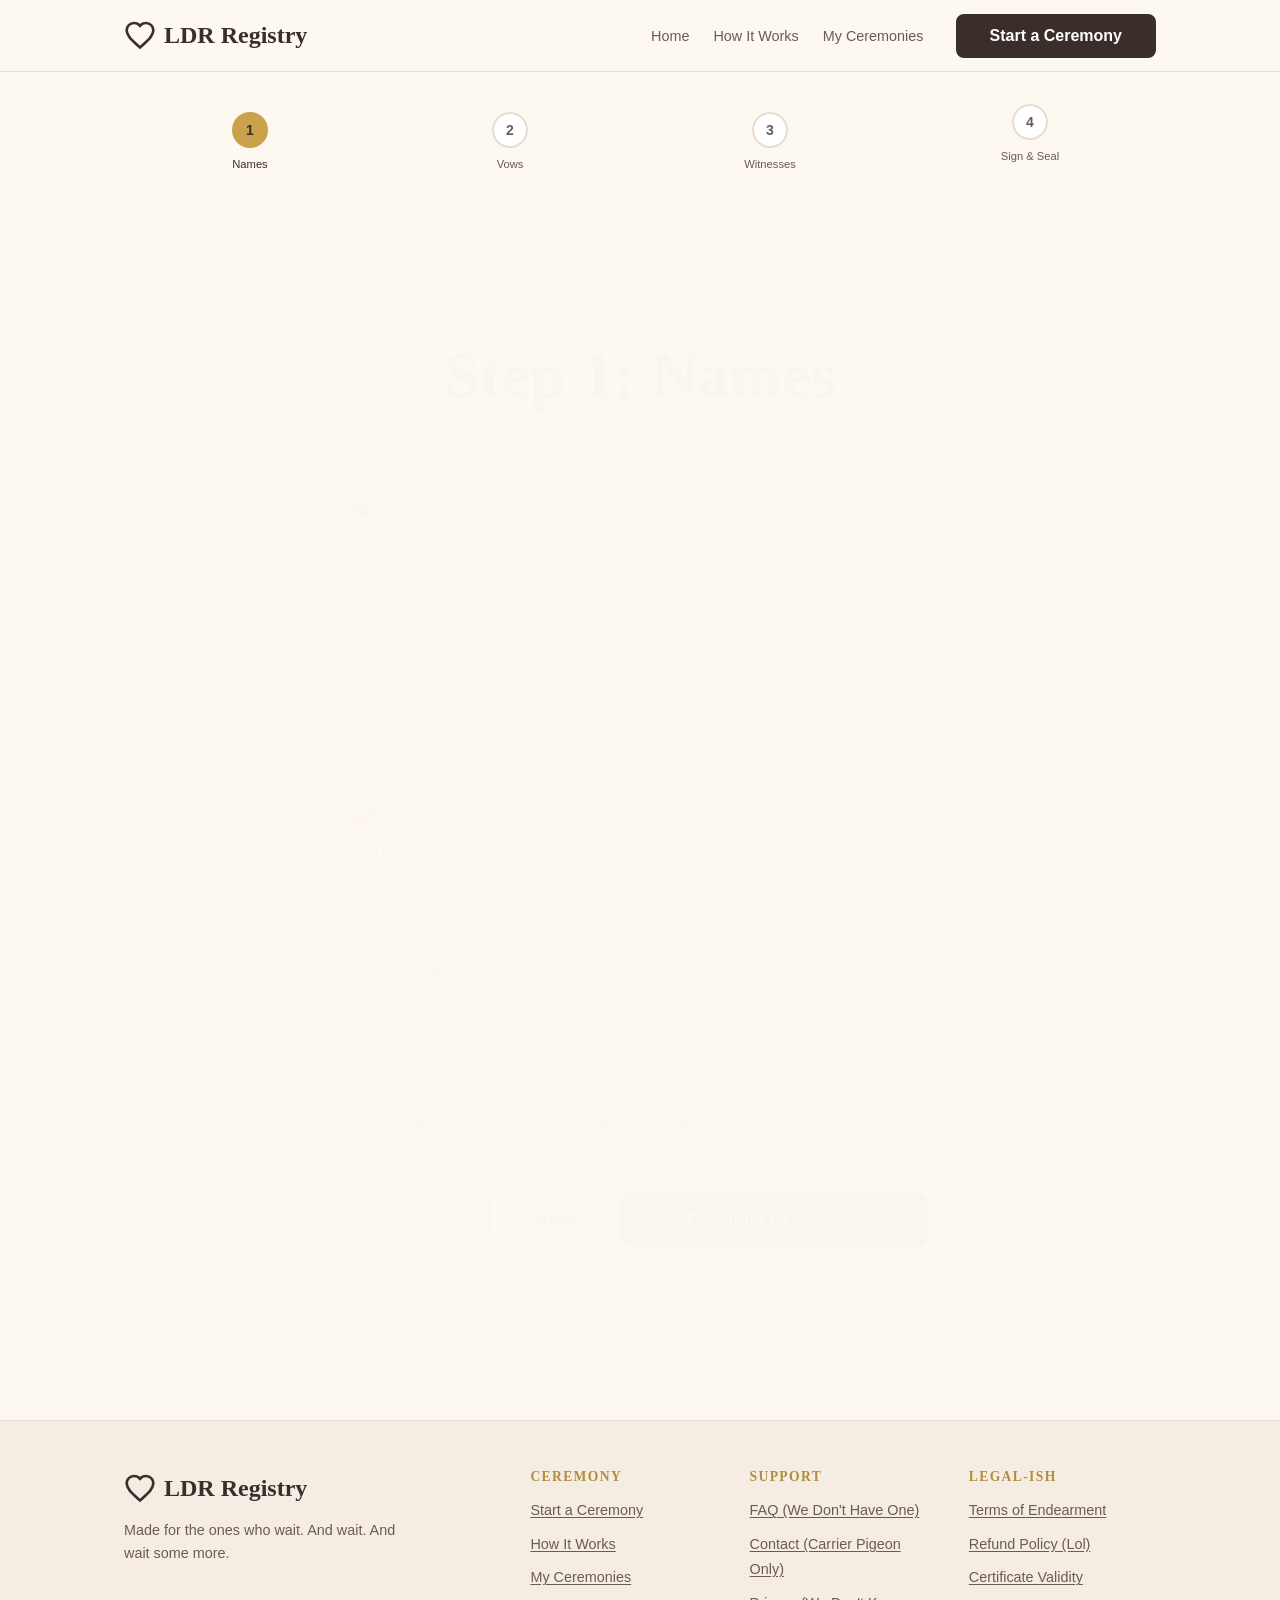
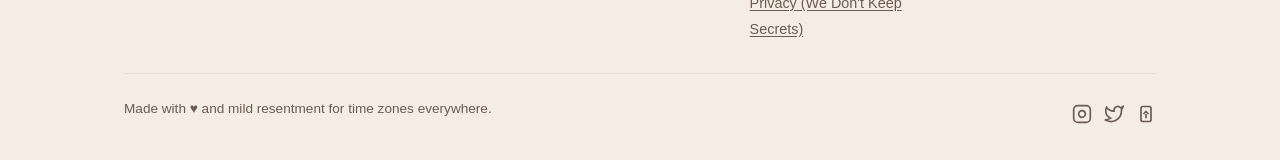
<file: sign.html>
<!DOCTYPE html>
<html lang="en">
<head>
  <meta charset="UTF-8">
  <meta name="viewport" content="width=device-width, initial-scale=1.0">
  <meta name="description" content="Step 4: Sign and seal your online ceremony.">
  <title>Sign & Seal — Long Distance Romance Registry</title>
  <link rel="preconnect" href="https://fonts.googleapis.com">
  <link rel="preconnect" href="https://fonts.gstatic.com" crossorigin>
  <link href="https://fonts.googleapis.com/css2?family=Cormorant+Garamond:wght@400;600;700&family=Jost:wght@400;500;600&family=Pinyon+Script&display=swap" rel="stylesheet">
  <link rel="stylesheet" href="css/styles.css">
</head>
<body>
  <header class="header" role="banner">
    <div class="container header-inner">
      <a href="index.html" class="logo" aria-label="Long Distance Romance Registry — Home">
        <svg viewBox="0 0 24 24" fill="none" stroke="currentColor" stroke-width="2" aria-hidden="true">
          <path d="M12 21.35l-1.45-1.32C5.4 15.36 2 12.28 2 8.5 2 5.42 4.42 3 7.5 3c1.74 0 3.41.81 4.5 2.09C13.09 3.81 14.76 3 16.5 3 19.58 3 22 5.42 22 8.5c0 3.78-3.4 6.86-8.55 11.54L12 21.35z"/>
        </svg>
        <span>LDR Registry</span>
      </a>

      <nav class="nav" role="navigation" aria-label="Main navigation">
        <ul class="nav-list">
          <li><a href="index.html" class="nav-link">Home</a></li>
          <li><a href="how-it-works.html" class="nav-link">How It Works</a></li>
          <li><a href="dashboard.html" class="nav-link">My Ceremonies</a></li>
        </ul>
        <a href="start.html" class="btn btn--primary nav-cta">Start a Ceremony</a>
      </nav>

      <button class="mobile-nav-toggle" aria-expanded="false" aria-controls="main-nav" aria-label="Toggle navigation menu">
        <span class="hamburger" aria-hidden="true"></span>
      </button>
    </div>
  </header>

  <main class="main" id="main" role="main">
    <section class="section--sm" aria-label="Ceremony progress">
      <div class="container">
        <div class="progress-bar" role="progressbar" aria-valuenow="4" aria-valuemin="1" aria-valuemax="4" aria-label="Ceremony progress: Step 4 of 4">
          <div class="progress-step" data-active="false" data-complete="true">
            <div class="progress-circle">1</div>
            <span class="progress-label">Names</span>
          </div>
          <div class="progress-step" data-active="false" data-complete="true">
            <div class="progress-circle">2</div>
            <span class="progress-label">Vows</span>
          </div>
          <div class="progress-step" data-active="false" data-complete="true">
            <div class="progress-circle">3</div>
            <span class="progress-label">Witnesses</span>
          </div>
          <div class="progress-step" data-active="true" data-complete="false">
            <div class="progress-circle">4</div>
            <span class="progress-label">Sign & Seal</span>
          </div>
        </div>
      </div>
    </section>

    <section class="section reveal" aria-labelledby="sign-title">
      <div class="container">
        <header style="text-align: center; margin-bottom: var(--space-7);">
          <h1 id="sign-title">Step 4: Sign & Seal</h1>
        </header>

        <div class="card" style="max-width: 720px; margin: 0 auto var(--space-6); background: var(--bg); border-color: var(--gold);">
          <h3 style="margin-bottom: var(--space-4); color: var(--gold-dark); text-align: center; font-family: var(--font-script); font-size: 1.5rem;">
            The Declaration
          </h3>
          <div style="font-family: var(--font-body); line-height: 1.8; color: var(--ink); text-align: center; font-size: 1.05rem;">
            <p>We, <strong id="decl-name1"></strong> and <strong id="decl-name2"></strong>,</p>
            <p style="margin-top: var(--space-3);">declare our love across time zones and distance.</p>
            <p style="margin-top: var(--space-3);">We choose each other — today, tomorrow, and in every timezone.</p>
            <p style="margin-top: var(--space-3); font-family: var(--font-script); font-size: 1.25rem; color: var(--rose-dark);">
              "You are my favorite notification."
            </p>
          </div>
        </div>

        <form id="sign-form" class="card" style="max-width: 800px; margin: 0 auto;" novalidate>
          <fieldset class="form-group" style="margin-bottom: var(--space-6);">
            <legend class="label" style="color: var(--rose-dark);">Partner 1 Signature</legend>
            <div id="partner1-signature" class="signature-pad-wrapper"></div>
          </fieldset>

          <fieldset class="form-group" style="margin-bottom: var(--space-6);">
            <legend class="label" style="color: var(--gold-dark);">Partner 2 Signature</legend>
            <div id="partner2-signature" class="signature-pad-wrapper"></div>
          </fieldset>

          <div class="form-group" style="margin-bottom: var(--space-6);">
            <label for="ceremony-date" class="label">Ceremony Date</label>
            <input type="text" id="ceremony-date" class="input" readonly style="background: var(--bg); cursor: default;">
          </div>

          <div id="sign-error" class="error-message" style="text-align: center; margin-bottom: var(--space-4);" aria-live="polite"></div>

          <div style="display: flex; gap: var(--space-3); justify-content: space-between; flex-wrap: wrap;">
            <a href="witnesses.html" class="btn btn--secondary">← Back to Witnesses</a>
            <button type="submit" class="btn btn--primary btn--lg" id="seal-btn">
              <span aria-hidden="true">💍</span> Seal the Ceremony
            </button>
          </div>
        </form>
      </div>
    </section>
  </main>

  <footer class="footer" role="contentinfo">
    <div class="container">
      <div class="footer-grid">
        <div class="footer-brand">
          <a href="index.html" class="logo" style="margin-bottom: var(--space-3);">
            <svg viewBox="0 0 24 24" fill="none" stroke="currentColor" stroke-width="2" aria-hidden="true">
              <path d="M12 21.35l-1.45-1.32C5.4 15.36 2 12.28 2 8.5 2 5.42 4.42 3 7.5 3c1.74 0 3.41.81 4.5 2.09C13.09 3.81 14.76 3 16.5 3 19.58 3 22 5.42 22 8.5c0 3.78-3.4 6.86-8.55 11.54L12 21.35z"/>
            </svg>
            <span>LDR Registry</span>
          </a>
          <p class="footer-tagline">Made for the ones who wait. And wait. And wait some more.</p>
        </div>

        <nav aria-label="Quick links">
          <h3 class="footer-title">Ceremony</h3>
          <ul class="footer-links">
            <li><a href="start.html">Start a Ceremony</a></li>
            <li><a href="how-it-works.html">How It Works</a></li>
            <li><a href="dashboard.html">My Ceremonies</a></li>
          </ul>
        </nav>

        <nav aria-label="Support">
          <h3 class="footer-title">Support</h3>
          <ul class="footer-links">
            <li><a href="404.html">FAQ (We Don't Have One)</a></li>
            <li><a href="404.html">Contact (Carrier Pigeon Only)</a></li>
            <li><a href="404.html">Privacy (We Don't Keep Secrets)</a></li>
          </ul>
        </nav>

        <nav aria-label="Legal">
          <h3 class="footer-title">Legal-ish</h3>
          <ul class="footer-links">
            <li><a href="404.html">Terms of Endearment</a></li>
            <li><a href="404.html">Refund Policy (Lol)</a></li>
            <li><a href="404.html">Certificate Validity</a></li>
          </ul>
        </nav>
      </div>

      <div class="footer-bottom">
        <p>Made with ♥ and mild resentment for time zones everywhere.</p>
        <div class="footer-social">
          <a href="404.html" aria-label="Instagram" title="Instagram">
            <svg width="20" height="20" viewBox="0 0 24 24" fill="none" stroke="currentColor" stroke-width="2" aria-hidden="true">
              <rect x="2" y="2" width="20" height="20" rx="5" ry="5"/>
              <path d="M16 11.37A4 4 0 1 1 12.63 8 4 4 0 0 1 16 11.37z"/>
              <line x1="17.5" y1="6.5" x2="17.51" y2="6.5"/>
            </svg>
          </a>
          <a href="404.html" aria-label="Twitter" title="Twitter">
            <svg width="20" height="20" viewBox="0 0 24 24" fill="none" stroke="currentColor" stroke-width="2" aria-hidden="true">
              <path d="M23 3a10.9 10.9 0 0 1-3.14 1.53 4.48 4.48 0 0 0-7.86 3v1A10.66 10.66 0 0 1 3 4s-4 9 5 13a11.64 11.64 0 0 1-7 2c9 5 20 0 20-11.5a4.5 4.5 0 0 0-.08-.83A7.72 7.72 0 0 0 23 3z"/>
            </svg>
          </a>
          <a href="404.html" aria-label="TikTok" title="TikTok">
            <svg width="20" height="20" viewBox="0 0 24 24" fill="none" stroke="currentColor" stroke-width="2" aria-hidden="true">
              <path d="M16 3a2 2 0 0 1 2 2v14a2 2 0 0 1-2 2H8a2 2 0 0 1-2-2V5a2 2 0 0 1 2-2h8z"/>
              <path d="M12 17v-5"/>
              <path d="M9 12l3-3 3 3"/>
            </svg>
          </a>
        </div>
      </div>
    </div>
  </footer>

  <script src="js/ceremony-store.js"></script>
  <script src="js/app.js"></script>
  <script src="js/pages/sign.js"></script>
</body>
</html>
</file>
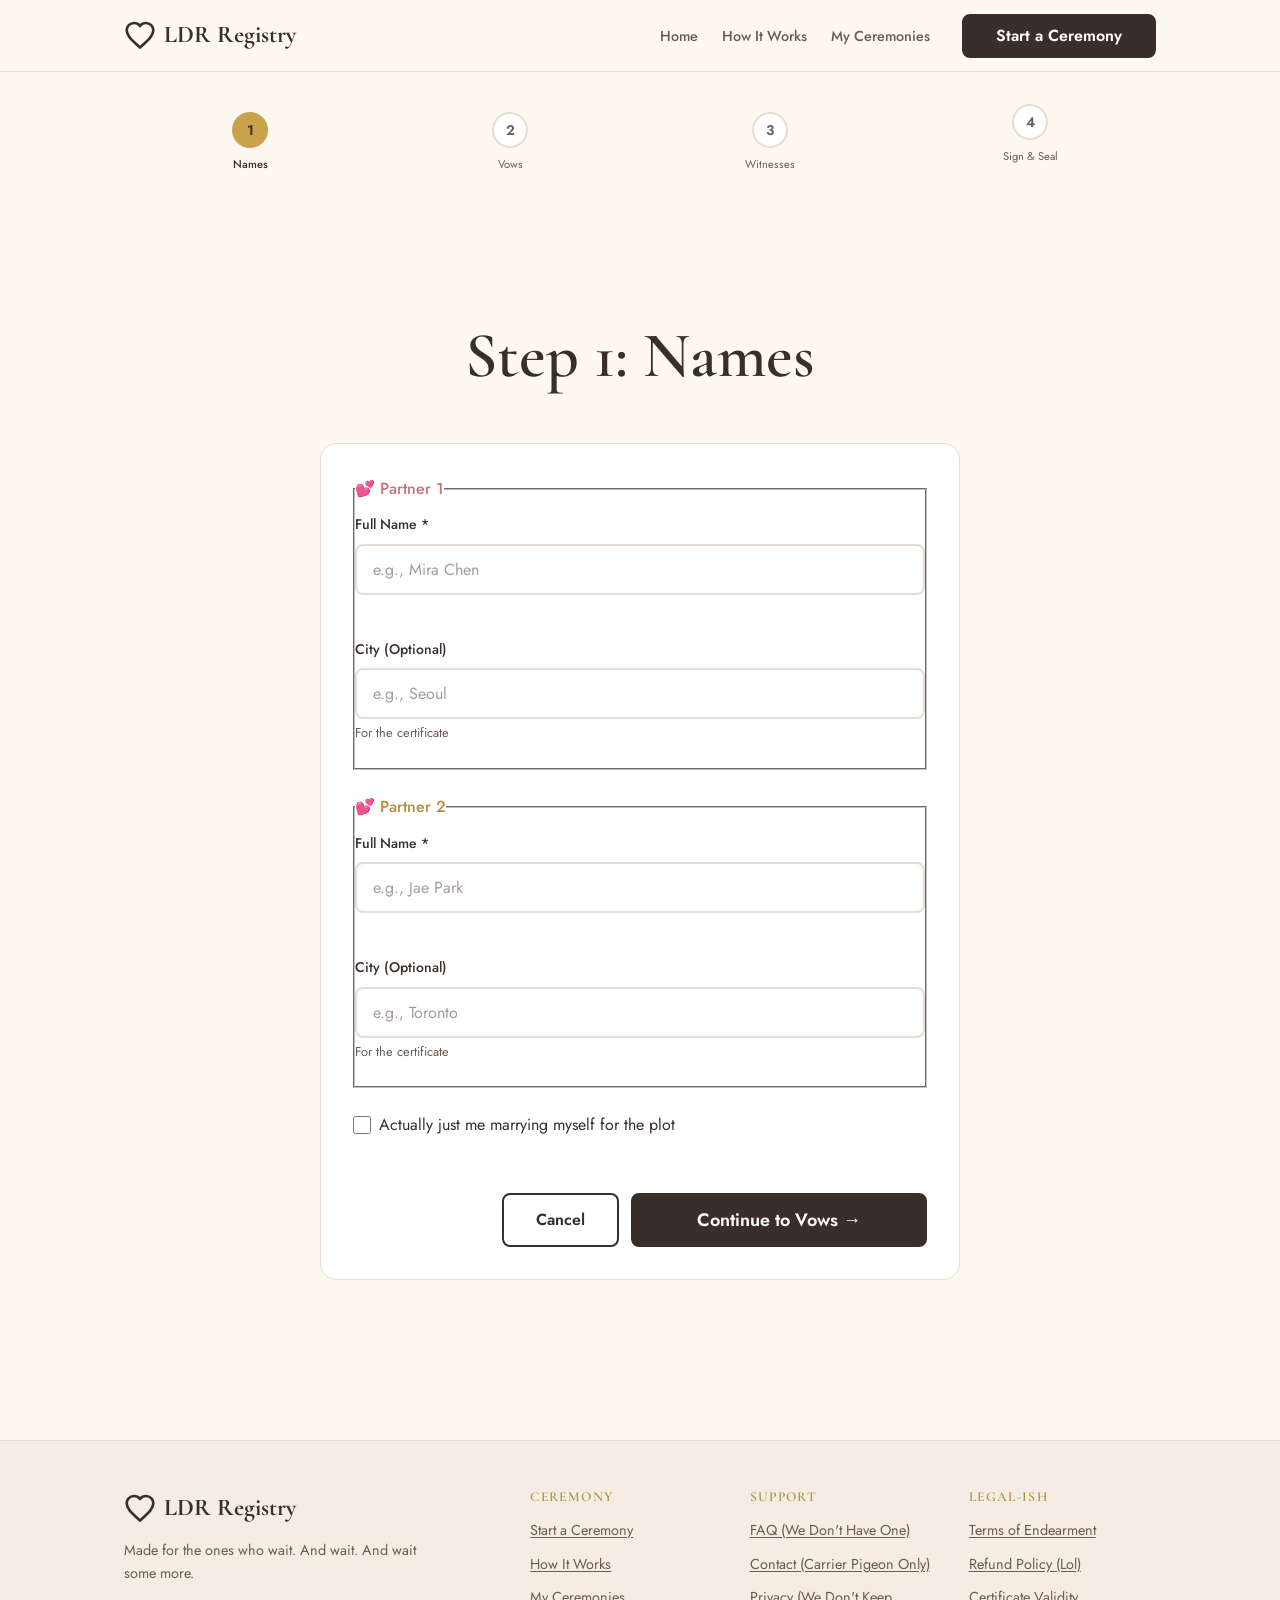
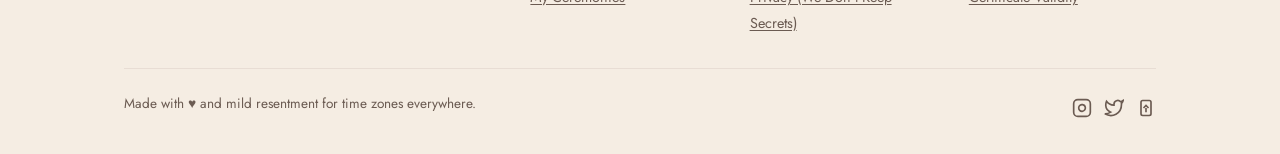
<file: start.html>
<!DOCTYPE html>
<html lang="en">
<head>
  <meta charset="UTF-8">
  <meta name="viewport" content="width=device-width, initial-scale=1.0">
  <meta name="description" content="Step 1: Enter your names to start your online ceremony.">
  <title>Start Your Ceremony — Long Distance Romance Registry</title>
  <link rel="preconnect" href="https://fonts.googleapis.com">
  <link rel="preconnect" href="https://fonts.gstatic.com" crossorigin>
  <link href="https://fonts.googleapis.com/css2?family=Cormorant+Garamond:wght@400;600;700&family=Jost:wght@400;500;600&family=Pinyon+Script&display=swap" rel="stylesheet">
  <link rel="stylesheet" href="css/styles.css">
</head>
<body>
  <header class="header" role="banner">
    <div class="container header-inner">
      <a href="index.html" class="logo" aria-label="Long Distance Romance Registry — Home">
        <svg viewBox="0 0 24 24" fill="none" stroke="currentColor" stroke-width="2" aria-hidden="true">
          <path d="M12 21.35l-1.45-1.32C5.4 15.36 2 12.28 2 8.5 2 5.42 4.42 3 7.5 3c1.74 0 3.41.81 4.5 2.09C13.09 3.81 14.76 3 16.5 3 19.58 3 22 5.42 22 8.5c0 3.78-3.4 6.86-8.55 11.54L12 21.35z"/>
        </svg>
        <span>LDR Registry</span>
      </a>

      <nav class="nav" role="navigation" aria-label="Main navigation">
        <ul class="nav-list">
          <li><a href="index.html" class="nav-link">Home</a></li>
          <li><a href="how-it-works.html" class="nav-link">How It Works</a></li>
          <li><a href="dashboard.html" class="nav-link">My Ceremonies</a></li>
        </ul>
        <a href="start.html" class="btn btn--primary nav-cta">Start a Ceremony</a>
      </nav>

      <button class="mobile-nav-toggle" aria-expanded="false" aria-controls="main-nav" aria-label="Toggle navigation menu">
        <span class="hamburger" aria-hidden="true"></span>
      </button>
    </div>
  </header>

  <main class="main" id="main" role="main">
    <section class="section--sm" aria-label="Ceremony progress">
      <div class="container">
        <div class="progress-bar" role="progressbar" aria-valuenow="1" aria-valuemin="1" aria-valuemax="4" aria-label="Ceremony progress: Step 1 of 4">
          <div class="progress-step" data-active="true" data-complete="false">
            <div class="progress-circle">1</div>
            <span class="progress-label">Names</span>
          </div>
          <div class="progress-step" data-active="false" data-complete="false">
            <div class="progress-circle">2</div>
            <span class="progress-label">Vows</span>
          </div>
          <div class="progress-step" data-active="false" data-complete="false">
            <div class="progress-circle">3</div>
            <span class="progress-label">Witnesses</span>
          </div>
          <div class="progress-step" data-active="false" data-complete="false">
            <div class="progress-circle">4</div>
            <span class="progress-label">Sign & Seal</span>
          </div>
        </div>
      </div>
    </section>

    <section class="section reveal" aria-labelledby="form-title">
      <div class="container">
        <header style="text-align: center; margin-bottom: var(--space-7);">
          <h1 id="form-title">Step 1: Names</h1>
        </header>

        <form id="names-form" class="card" style="max-width: 640px; margin: 0 auto;" novalidate>
          <div class="names-grid">
            <fieldset class="form-group">
              <legend class="label" style="margin-bottom: var(--space-3); font-size: 1rem; color: var(--rose-dark);">
                <span aria-hidden="true">💕</span> Partner 1
              </legend>
              <div class="form-group">
                <label for="partner1-name" class="label">Full Name <span aria-hidden="true">*</span></label>
                <input type="text" id="partner1-name" name="partner1Name" class="input" placeholder="e.g., Mira Chen" required autocomplete="given-name" aria-describedby="partner1-name-error">
                <span id="partner1-name-error" class="error-message" aria-live="polite"></span>
              </div>
              <div class="form-group">
                <label for="partner1-city" class="label">City (Optional)</label>
                <input type="text" id="partner1-city" name="partner1City" class="input" placeholder="e.g., Seoul" autocomplete="address-level2" aria-describedby="partner1-city-help">
                <span id="partner1-city-help" class="error-message" style="color: var(--ink-light);">For the certificate</span>
              </div>
            </fieldset>

            <fieldset class="form-group">
              <legend class="label" style="margin-bottom: var(--space-3); font-size: 1rem; color: var(--gold-dark);">
                <span aria-hidden="true">💕</span> Partner 2
              </legend>
              <div class="form-group">
                <label for="partner2-name" class="label">Full Name <span aria-hidden="true">*</span></label>
                <input type="text" id="partner2-name" name="partner2Name" class="input" placeholder="e.g., Jae Park" required autocomplete="given-name" aria-describedby="partner2-name-error">
                <span id="partner2-name-error" class="error-message" aria-live="polite"></span>
              </div>
              <div class="form-group">
                <label for="partner2-city" class="label">City (Optional)</label>
                <input type="text" id="partner2-city" name="partner2City" class="input" placeholder="e.g., Toronto" autocomplete="address-level2" aria-describedby="partner2-city-help">
                <span id="partner2-city-help" class="error-message" style="color: var(--ink-light);">For the certificate</span>
              </div>
            </fieldset>
          </div>

          <div class="form-group" style="margin-top: var(--space-5);">
            <label class="checkbox-label">
              <input type="checkbox" id="same-person-check" name="samePerson" value="true">
              <span>Actually just me marrying myself for the plot</span>
            </label>
            <span id="same-person-error" class="error-message" aria-live="polite"></span>
          </div>

          <div style="display: flex; gap: var(--space-3); justify-content: flex-end; margin-top: var(--space-6);">
            <a href="index.html" class="btn btn--secondary">Cancel</a>
            <button type="submit" class="btn btn--primary btn--lg" id="continue-btn">Continue to Vows →</button>
          </div>
        </form>
      </div>
    </section>
  </main>

  <footer class="footer" role="contentinfo">
    <div class="container">
      <div class="footer-grid">
        <div class="footer-brand">
          <a href="index.html" class="logo" style="margin-bottom: var(--space-3);">
            <svg viewBox="0 0 24 24" fill="none" stroke="currentColor" stroke-width="2" aria-hidden="true">
              <path d="M12 21.35l-1.45-1.32C5.4 15.36 2 12.28 2 8.5 2 5.42 4.42 3 7.5 3c1.74 0 3.41.81 4.5 2.09C13.09 3.81 14.76 3 16.5 3 19.58 3 22 5.42 22 8.5c0 3.78-3.4 6.86-8.55 11.54L12 21.35z"/>
            </svg>
            <span>LDR Registry</span>
          </a>
          <p class="footer-tagline">Made for the ones who wait. And wait. And wait some more.</p>
        </div>

        <nav aria-label="Quick links">
          <h3 class="footer-title">Ceremony</h3>
          <ul class="footer-links">
            <li><a href="start.html">Start a Ceremony</a></li>
            <li><a href="how-it-works.html">How It Works</a></li>
            <li><a href="dashboard.html">My Ceremonies</a></li>
          </ul>
        </nav>

        <nav aria-label="Support">
          <h3 class="footer-title">Support</h3>
          <ul class="footer-links">
            <li><a href="404.html">FAQ (We Don't Have One)</a></li>
            <li><a href="404.html">Contact (Carrier Pigeon Only)</a></li>
            <li><a href="404.html">Privacy (We Don't Keep Secrets)</a></li>
          </ul>
        </nav>

        <nav aria-label="Legal">
          <h3 class="footer-title">Legal-ish</h3>
          <ul class="footer-links">
            <li><a href="404.html">Terms of Endearment</a></li>
            <li><a href="404.html">Refund Policy (Lol)</a></li>
            <li><a href="404.html">Certificate Validity</a></li>
          </ul>
        </nav>
      </div>

      <div class="footer-bottom">
        <p>Made with ♥ and mild resentment for time zones everywhere.</p>
        <div class="footer-social">
          <a href="404.html" aria-label="Instagram" title="Instagram">
            <svg width="20" height="20" viewBox="0 0 24 24" fill="none" stroke="currentColor" stroke-width="2" aria-hidden="true">
              <rect x="2" y="2" width="20" height="20" rx="5" ry="5"/>
              <path d="M16 11.37A4 4 0 1 1 12.63 8 4 4 0 0 1 16 11.37z"/>
              <line x1="17.5" y1="6.5" x2="17.51" y2="6.5"/>
            </svg>
          </a>
          <a href="404.html" aria-label="Twitter" title="Twitter">
            <svg width="20" height="20" viewBox="0 0 24 24" fill="none" stroke="currentColor" stroke-width="2" aria-hidden="true">
              <path d="M23 3a10.9 10.9 0 0 1-3.14 1.53 4.48 4.48 0 0 0-7.86 3v1A10.66 10.66 0 0 1 3 4s-4 9 5 13a11.64 11.64 0 0 1-7 2c9 5 20 0 20-11.5a4.5 4.5 0 0 0-.08-.83A7.72 7.72 0 0 0 23 3z"/>
            </svg>
          </a>
          <a href="404.html" aria-label="TikTok" title="TikTok">
            <svg width="20" height="20" viewBox="0 0 24 24" fill="none" stroke="currentColor" stroke-width="2" aria-hidden="true">
              <path d="M16 3a2 2 0 0 1 2 2v14a2 2 0 0 1-2 2H8a2 2 0 0 1-2-2V5a2 2 0 0 1 2-2h8z"/>
              <path d="M12 17v-5"/>
              <path d="M9 12l3-3 3 3"/>
            </svg>
          </a>
        </div>
      </div>
    </div>
  </footer>

  <script src="js/ceremony-store.js"></script>
  <script src="js/app.js"></script>
  <script src="js/pages/start.js"></script>
</body>
</html>
</file>
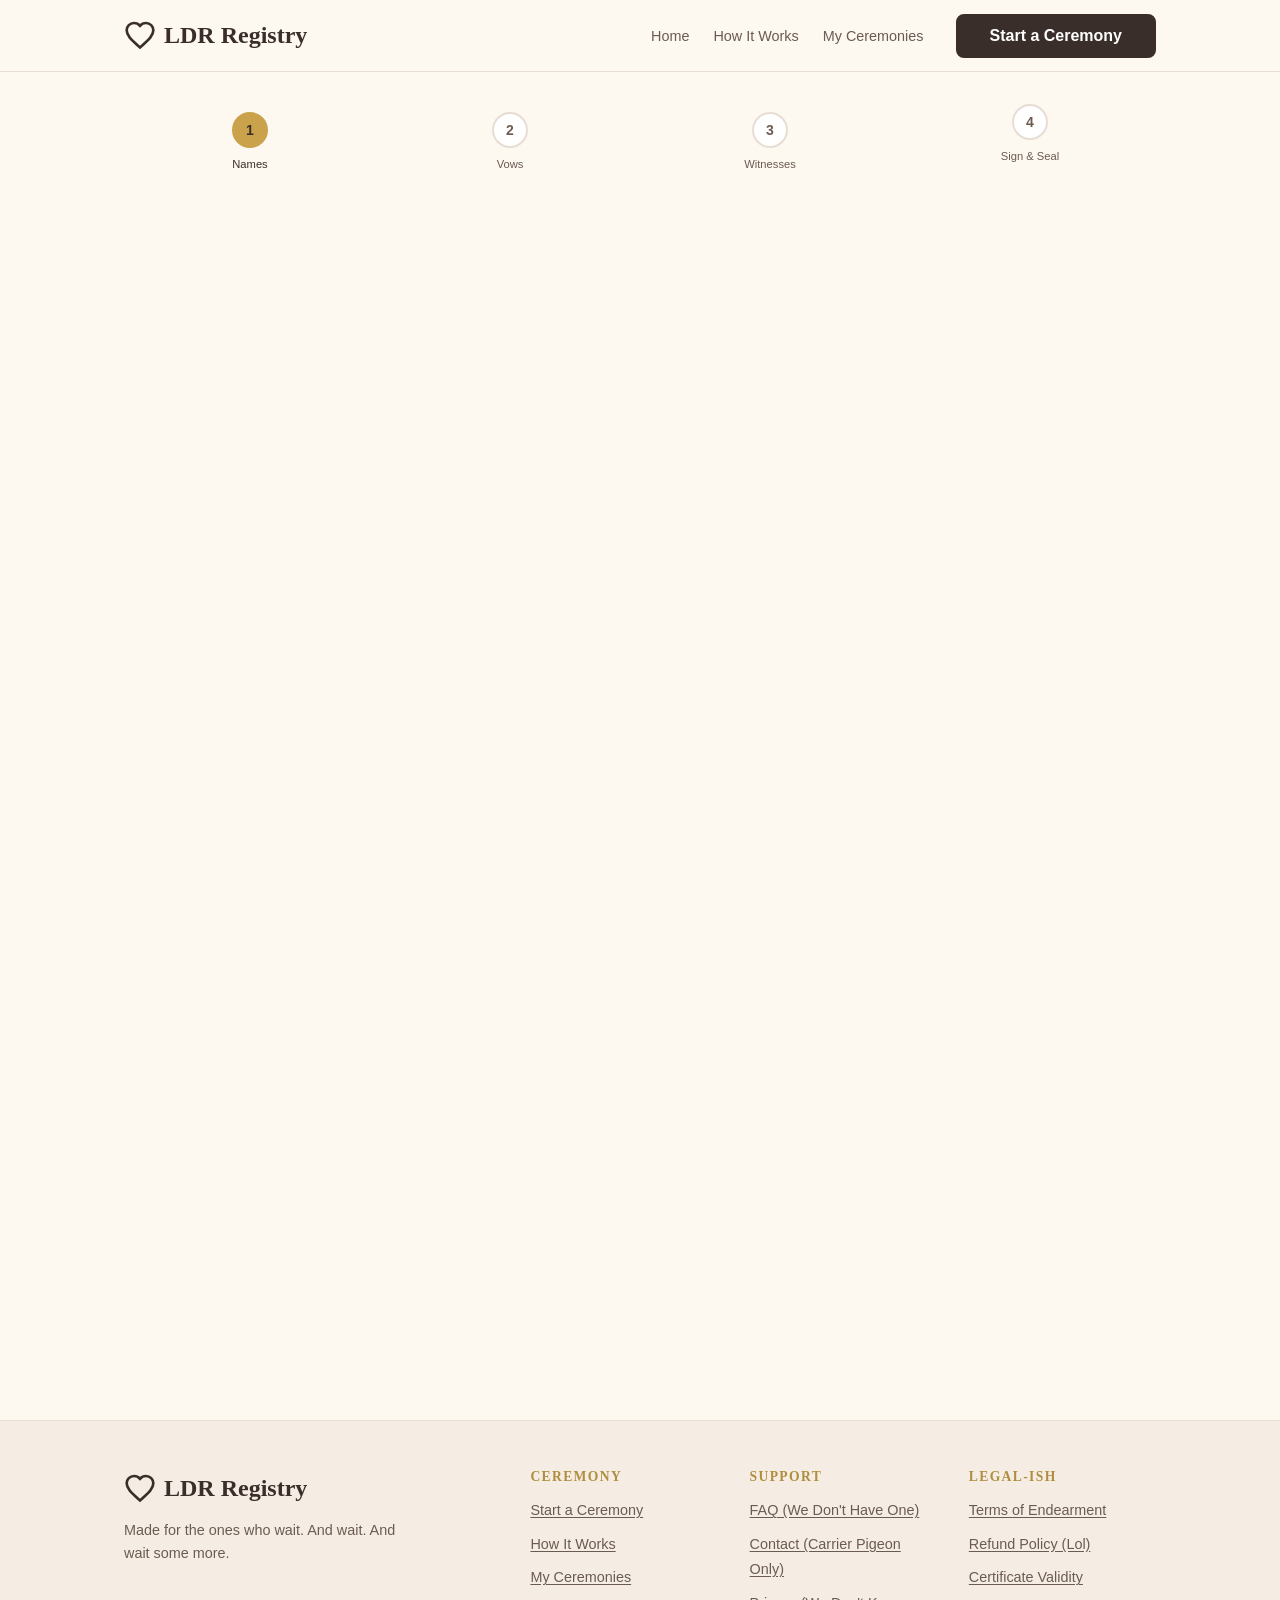
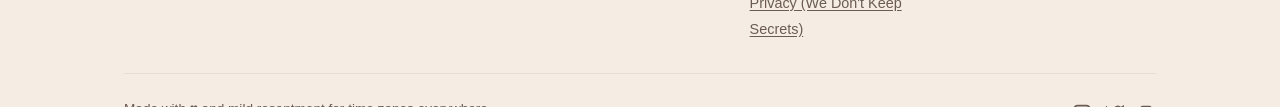
<file: vows.html>
<!DOCTYPE html>
<html lang="en">
<head>
  <meta charset="UTF-8">
  <meta name="viewport" content="width=device-width, initial-scale=1.0">
  <meta name="description" content="Step 2: Choose or write your vows for your online ceremony.">
  <title>Choose Your Vows — Long Distance Romance Registry</title>
  <link rel="preconnect" href="https://fonts.googleapis.com">
  <link rel="preconnect" href="https://fonts.gstatic.com" crossorigin>
  <link href="https://fonts.googleapis.com/css2?family=Cormorant+Garamond:wght@400;600;700&family=Jost:wght@400;500;600&family=Pinyon+Script&display=swap" rel="stylesheet">
  <link rel="stylesheet" href="css/styles.css">
</head>
<body>
  <header class="header" role="banner">
    <div class="container header-inner">
      <a href="index.html" class="logo" aria-label="Long Distance Romance Registry — Home">
        <svg viewBox="0 0 24 24" fill="none" stroke="currentColor" stroke-width="2" aria-hidden="true">
          <path d="M12 21.35l-1.45-1.32C5.4 15.36 2 12.28 2 8.5 2 5.42 4.42 3 7.5 3c1.74 0 3.41.81 4.5 2.09C13.09 3.81 14.76 3 16.5 3 19.58 3 22 5.42 22 8.5c0 3.78-3.4 6.86-8.55 11.54L12 21.35z"/>
        </svg>
        <span>LDR Registry</span>
      </a>

      <nav class="nav" role="navigation" aria-label="Main navigation">
        <ul class="nav-list">
          <li><a href="index.html" class="nav-link">Home</a></li>
          <li><a href="how-it-works.html" class="nav-link">How It Works</a></li>
          <li><a href="dashboard.html" class="nav-link">My Ceremonies</a></li>
        </ul>
        <a href="start.html" class="btn btn--primary nav-cta">Start a Ceremony</a>
      </nav>

      <button class="mobile-nav-toggle" aria-expanded="false" aria-controls="main-nav" aria-label="Toggle navigation menu">
        <span class="hamburger" aria-hidden="true"></span>
      </button>
    </div>
  </header>

  <main class="main" id="main" role="main">
    <section class="section--sm" aria-label="Ceremony progress">
      <div class="container">
        <div class="progress-bar" role="progressbar" aria-valuenow="2" aria-valuemin="1" aria-valuemax="4" aria-label="Ceremony progress: Step 2 of 4">
          <div class="progress-step" data-active="false" data-complete="true">
            <div class="progress-circle">1</div>
            <span class="progress-label">Names</span>
          </div>
          <div class="progress-step" data-active="true" data-complete="false">
            <div class="progress-circle">2</div>
            <span class="progress-label">Vows</span>
          </div>
          <div class="progress-step" data-active="false" data-complete="false">
            <div class="progress-circle">3</div>
            <span class="progress-label">Witnesses</span>
          </div>
          <div class="progress-step" data-active="false" data-complete="false">
            <div class="progress-circle">4</div>
            <span class="progress-label">Sign & Seal</span>
          </div>
        </div>
      </div>
    </section>

    <section class="section reveal" aria-labelledby="vows-title">
      <div class="container">
        <header style="text-align: center; margin-bottom: var(--space-7);">
          <h1 id="vows-title">Step 2: Vows</h1>
        </header>

        <form id="vows-form" class="card" style="max-width: 720px; margin: 0 auto;" novalidate>
          <fieldset class="form-group">
            <legend class="label">What are we saying?</legend>
            <div class="radio-group" role="radiogroup" aria-label="Vow selection mode">
              <label class="radio-label">
                <input type="radio" name="vowMode" value="default" checked>
                <span>Use the default vows</span>
              </label>
              <label class="radio-label">
                <input type="radio" name="vowMode" value="custom">
                <span>Write our own</span>
              </label>
            </div>
          </fieldset>

          <div id="default-vows" class="card" style="margin-top: var(--space-5); background: var(--bg); border-color: var(--gold);">
            <h3 style="margin-bottom: var(--space-4); color: var(--gold-dark); display: flex; align-items: center; gap: var(--space-2);">
              <span aria-hidden="true">💌</span> The Default Vows
            </h3>
            <div style="font-family: var(--font-script); font-size: 1.25rem; line-height: 1.8; color: var(--ink); white-space: pre-line;" aria-label="Default vows text">
"I take you, across time zones and buffering video calls,
across the 3am good mornings and the 'you hang up first' nights.
I promise to listen even when the connection lags,
to wait even when the sleeps between us feel endless,
to love you in every time zone, on every continent,
in this life and whatever comes after.

You are my favorite notification.
My favorite time difference.
My person — yesterday, today, and always."
            </div>
          </div>

          <div id="custom-vows" class="form-group" style="margin-top: var(--space-5); display: none;">
            <label for="custom-vows-text" class="label">
              Your Vows (Both Partners Say The Same)
              <span id="char-count" style="float: right; font-weight: 400; color: var(--ink-light);">0 / 2000 characters</span>
            </label>
            <textarea
              id="custom-vows-text"
              name="customVows"
              class="textarea"
              placeholder="Write your vows here...&#10;&#10;I promise to..."
              maxlength="2000"
              aria-describedby="char-count"
            ></textarea>
            <div id="custom-vows-error" class="error-message" aria-live="polite"></div>
          </div>

          <div style="display: flex; gap: var(--space-3); justify-content: space-between; margin-top: var(--space-7);">
            <a href="start.html" class="btn btn--secondary">← Back to Names</a>
            <button type="submit" class="btn btn--primary btn--lg" id="continue-btn">Continue to Witnesses →</button>
          </div>
        </form>
      </div>
    </section>
  </main>

  <footer class="footer" role="contentinfo">
    <div class="container">
      <div class="footer-grid">
        <div class="footer-brand">
          <a href="index.html" class="logo" style="margin-bottom: var(--space-3);">
            <svg viewBox="0 0 24 24" fill="none" stroke="currentColor" stroke-width="2" aria-hidden="true">
              <path d="M12 21.35l-1.45-1.32C5.4 15.36 2 12.28 2 8.5 2 5.42 4.42 3 7.5 3c1.74 0 3.41.81 4.5 2.09C13.09 3.81 14.76 3 16.5 3 19.58 3 22 5.42 22 8.5c0 3.78-3.4 6.86-8.55 11.54L12 21.35z"/>
            </svg>
            <span>LDR Registry</span>
          </a>
          <p class="footer-tagline">Made for the ones who wait. And wait. And wait some more.</p>
        </div>

        <nav aria-label="Quick links">
          <h3 class="footer-title">Ceremony</h3>
          <ul class="footer-links">
            <li><a href="start.html">Start a Ceremony</a></li>
            <li><a href="how-it-works.html">How It Works</a></li>
            <li><a href="dashboard.html">My Ceremonies</a></li>
          </ul>
        </nav>

        <nav aria-label="Support">
          <h3 class="footer-title">Support</h3>
          <ul class="footer-links">
            <li><a href="404.html">FAQ (We Don't Have One)</a></li>
            <li><a href="404.html">Contact (Carrier Pigeon Only)</a></li>
            <li><a href="404.html">Privacy (We Don't Keep Secrets)</a></li>
          </ul>
        </nav>

        <nav aria-label="Legal">
          <h3 class="footer-title">Legal-ish</h3>
          <ul class="footer-links">
            <li><a href="404.html">Terms of Endearment</a></li>
            <li><a href="404.html">Refund Policy (Lol)</a></li>
            <li><a href="404.html">Certificate Validity</a></li>
          </ul>
        </nav>
      </div>

      <div class="footer-bottom">
        <p>Made with ♥ and mild resentment for time zones everywhere.</p>
        <div class="footer-social">
          <a href="404.html" aria-label="Instagram" title="Instagram">
            <svg width="20" height="20" viewBox="0 0 24 24" fill="none" stroke="currentColor" stroke-width="2" aria-hidden="true">
              <rect x="2" y="2" width="20" height="20" rx="5" ry="5"/>
              <path d="M16 11.37A4 4 0 1 1 12.63 8 4 4 0 0 1 16 11.37z"/>
              <line x1="17.5" y1="6.5" x2="17.51" y2="6.5"/>
            </svg>
          </a>
          <a href="404.html" aria-label="Twitter" title="Twitter">
            <svg width="20" height="20" viewBox="0 0 24 24" fill="none" stroke="currentColor" stroke-width="2" aria-hidden="true">
              <path d="M23 3a10.9 10.9 0 0 1-3.14 1.53 4.48 4.48 0 0 0-7.86 3v1A10.66 10.66 0 0 1 3 4s-4 9 5 13a11.64 11.64 0 0 1-7 2c9 5 20 0 20-11.5a4.5 4.5 0 0 0-.08-.83A7.72 7.72 0 0 0 23 3z"/>
            </svg>
          </a>
          <a href="404.html" aria-label="TikTok" title="TikTok">
            <svg width="20" height="20" viewBox="0 0 24 24" fill="none" stroke="currentColor" stroke-width="2" aria-hidden="true">
              <path d="M16 3a2 2 0 0 1 2 2v14a2 2 0 0 1-2 2H8a2 2 0 0 1-2-2V5a2 2 0 0 1 2-2h8z"/>
              <path d="M12 17v-5"/>
              <path d="M9 12l3-3 3 3"/>
            </svg>
          </a>
        </div>
      </div>
    </div>
  </footer>

  <script src="js/ceremony-store.js"></script>
  <script src="js/app.js"></script>
  <script src="js/pages/vows.js"></script>
</body>
</html>
</file>
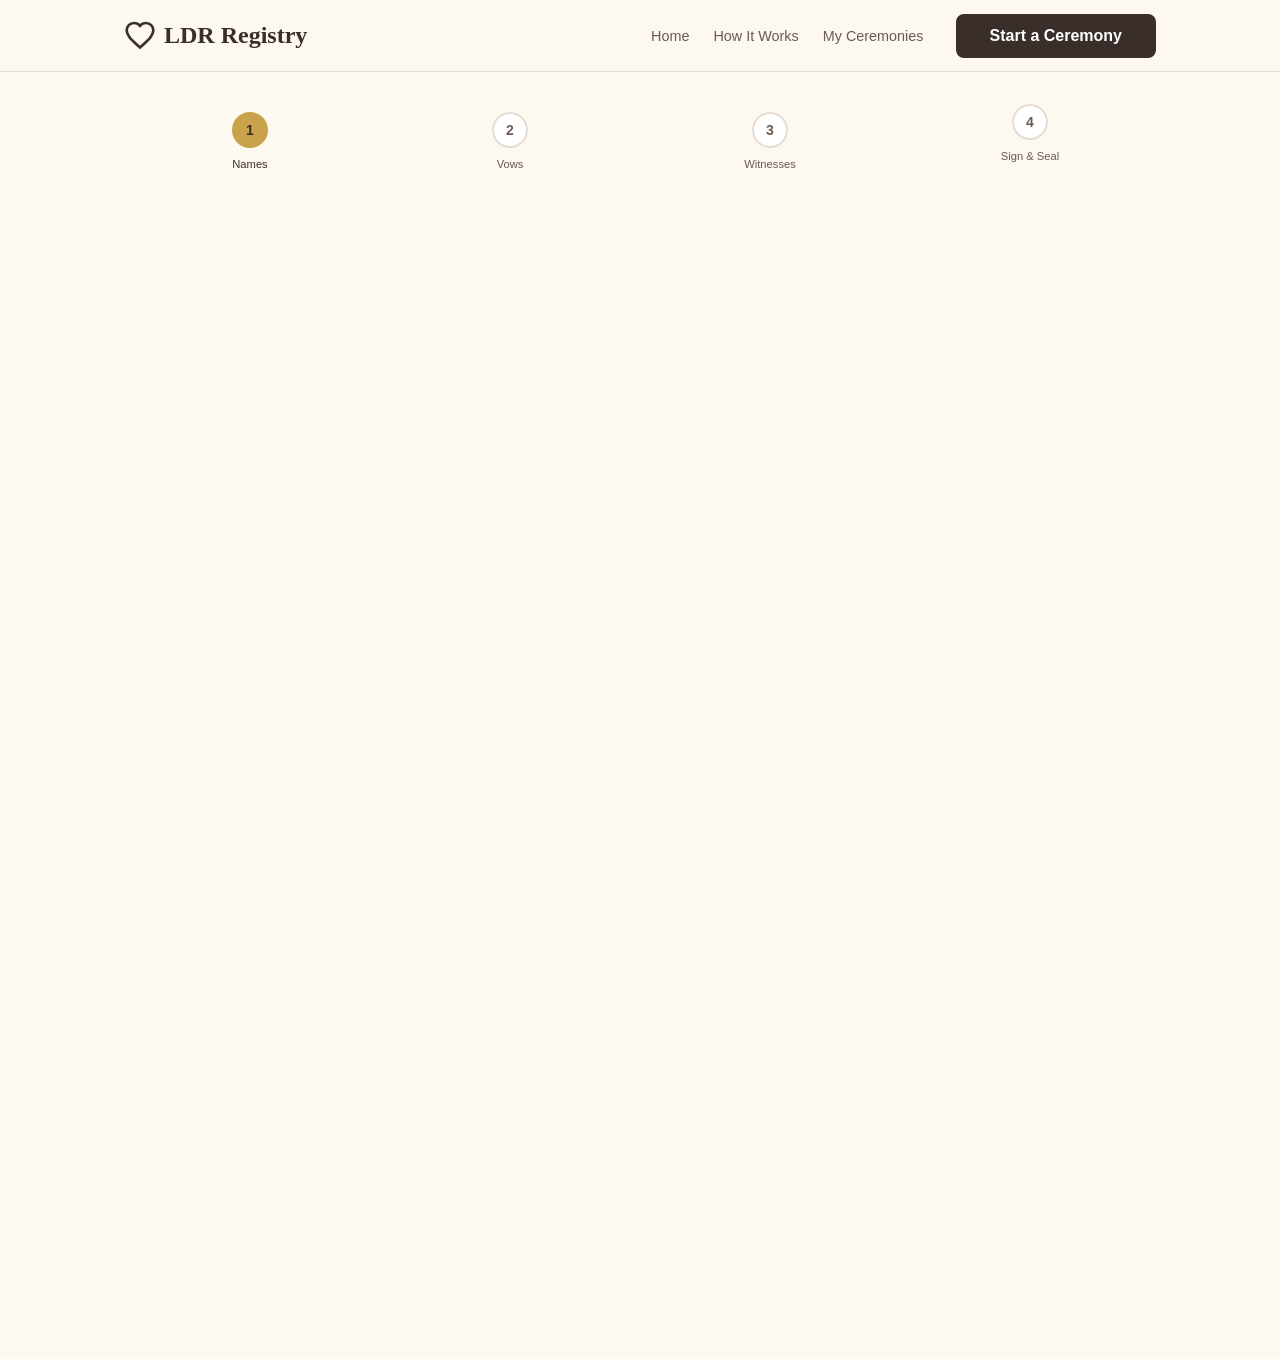
<file: witnesses.html>
<!DOCTYPE html>
<html lang="en">
<head>
  <meta charset="UTF-8">
  <meta name="viewport" content="width=device-width, initial-scale=1.0">
  <meta name="description" content="Step 3: Add witnesses to your online ceremony (optional).">
  <title>Add Witnesses — Long Distance Romance Registry</title>
  <link rel="preconnect" href="https://fonts.googleapis.com">
  <link rel="preconnect" href="https://fonts.gstatic.com" crossorigin>
  <link href="https://fonts.googleapis.com/css2?family=Cormorant+Garamond:wght@400;600;700&family=Jost:wght@400;500;600&family=Pinyon+Script&display=swap" rel="stylesheet">
  <link rel="stylesheet" href="css/styles.css">
</head>
<body>
  <header class="header" role="banner">
    <div class="container header-inner">
      <a href="index.html" class="logo" aria-label="Long Distance Romance Registry — Home">
        <svg viewBox="0 0 24 24" fill="none" stroke="currentColor" stroke-width="2" aria-hidden="true">
          <path d="M12 21.35l-1.45-1.32C5.4 15.36 2 12.28 2 8.5 2 5.42 4.42 3 7.5 3c1.74 0 3.41.81 4.5 2.09C13.09 3.81 14.76 3 16.5 3 19.58 3 22 5.42 22 8.5c0 3.78-3.4 6.86-8.55 11.54L12 21.35z"/>
        </svg>
        <span>LDR Registry</span>
      </a>

      <nav class="nav" role="navigation" aria-label="Main navigation">
        <ul class="nav-list">
          <li><a href="index.html" class="nav-link">Home</a></li>
          <li><a href="how-it-works.html" class="nav-link">How It Works</a></li>
          <li><a href="dashboard.html" class="nav-link">My Ceremonies</a></li>
        </ul>
        <a href="start.html" class="btn btn--primary nav-cta">Start a Ceremony</a>
      </nav>

      <button class="mobile-nav-toggle" aria-expanded="false" aria-controls="main-nav" aria-label="Toggle navigation menu">
        <span class="hamburger" aria-hidden="true"></span>
      </button>
    </div>
  </header>

  <main class="main" id="main" role="main">
    <section class="section--sm" aria-label="Ceremony progress">
      <div class="container">
        <div class="progress-bar" role="progressbar" aria-valuenow="3" aria-valuemin="1" aria-valuemax="4" aria-label="Ceremony progress: Step 3 of 4">
          <div class="progress-step" data-active="false" data-complete="true">
            <div class="progress-circle">1</div>
            <span class="progress-label">Names</span>
          </div>
          <div class="progress-step" data-active="false" data-complete="true">
            <div class="progress-circle">2</div>
            <span class="progress-label">Vows</span>
          </div>
          <div class="progress-step" data-active="true" data-complete="false">
            <div class="progress-circle">3</div>
            <span class="progress-label">Witnesses</span>
          </div>
          <div class="progress-step" data-active="false" data-complete="false">
            <div class="progress-circle">4</div>
            <span class="progress-label">Sign & Seal</span>
          </div>
        </div>
      </div>
    </section>

    <section class="section reveal" aria-labelledby="witnesses-title">
      <div class="container">
        <header style="text-align: center; margin-bottom: var(--space-7);">
          <h1 id="witnesses-title">Step 3: Witnesses (Optional)</h1>
          <p style="color: var(--ink-light); max-width: 50ch; margin: 0 auto;">
            Want witnesses? Add 1–4 people. We'll fake-email them. They'll ignore it. Don't care? Skip it.
          </p>
        </header>

        <form id="witnesses-form" class="card" style="max-width: 720px; margin: 0 auto;" novalidate>
          <div id="witnesses-list" role="list" aria-label="Witnesses"></div>

          <div style="display: flex; gap: var(--space-3); justify-content: center; margin-top: var(--space-5); flex-wrap: wrap;">
            <button type="button" id="add-witness-btn" class="btn btn--secondary" aria-label="Add another witness">
              <span aria-hidden="true">+</span> Add Witness
            </button>
          </div>

          <div id="witnesses-error" class="error-message" style="text-align: center; margin-top: var(--space-3);" aria-live="polite"></div>

          <div style="display: flex; gap: var(--space-3); justify-content: space-between; margin-top: var(--space-7); flex-wrap: wrap;">
            <a href="vows.html" class="btn btn--secondary">← Back to Vows</a>
            <button type="button" class="btn btn--ghost btn--lg" id="skip-witnesses-btn">Skip Witnesses →</button>
            <button type="submit" class="btn btn--primary btn--lg" id="continue-btn">Continue to Signatures →</button>
          </div>
        </form>

        <p style="text-align: center; margin-top: var(--space-5); font-size: 0.85rem; color: var(--ink-light);">
          <em>Totally optional. Max 4 if you do add them. Your cat counts if you type their name.</em>
        </p>
      </div>
    </section>
  </main>

  <footer class="footer" role="contentinfo">
    <div class="container">
      <div class="footer-grid">
        <div class="footer-brand">
          <a href="index.html" class="logo" style="margin-bottom: var(--space-3);">
            <svg viewBox="0 0 24 24" fill="none" stroke="currentColor" stroke-width="2" aria-hidden="true">
              <path d="M12 21.35l-1.45-1.32C5.4 15.36 2 12.28 2 8.5 2 5.42 4.42 3 7.5 3c1.74 0 3.41.81 4.5 2.09C13.09 3.81 14.76 3 16.5 3 19.58 3 22 5.42 22 8.5c0 3.78-3.4 6.86-8.55 11.54L12 21.35z"/>
            </svg>
            <span>LDR Registry</span>
          </a>
          <p class="footer-tagline">Made for the ones who wait. And wait. And wait some more.</p>
        </div>

        <nav aria-label="Quick links">
          <h3 class="footer-title">Ceremony</h3>
          <ul class="footer-links">
            <li><a href="start.html">Start a Ceremony</a></li>
            <li><a href="how-it-works.html">How It Works</a></li>
            <li><a href="dashboard.html">My Ceremonies</a></li>
          </ul>
        </nav>

        <nav aria-label="Support">
          <h3 class="footer-title">Support</h3>
          <ul class="footer-links">
            <li><a href="404.html">FAQ (We Don't Have One)</a></li>
            <li><a href="404.html">Contact (Carrier Pigeon Only)</a></li>
            <li><a href="404.html">Privacy (We Don't Keep Secrets)</a></li>
          </ul>
        </nav>

        <nav aria-label="Legal">
          <h3 class="footer-title">Legal-ish</h3>
          <ul class="footer-links">
            <li><a href="404.html">Terms of Endearment</a></li>
            <li><a href="404.html">Refund Policy (Lol)</a></li>
            <li><a href="404.html">Certificate Validity</a></li>
          </ul>
        </nav>
      </div>

      <div class="footer-bottom">
        <p>Made with ♥ and mild resentment for time zones everywhere.</p>
        <div class="footer-social">
          <a href="404.html" aria-label="Instagram" title="Instagram">
            <svg width="20" height="20" viewBox="0 0 24 24" fill="none" stroke="currentColor" stroke-width="2" aria-hidden="true">
              <rect x="2" y="2" width="20" height="20" rx="5" ry="5"/>
              <path d="M16 11.37A4 4 0 1 1 12.63 8 4 4 0 0 1 16 11.37z"/>
              <line x1="17.5" y1="6.5" x2="17.51" y2="6.5"/>
            </svg>
          </a>
          <a href="404.html" aria-label="Twitter" title="Twitter">
            <svg width="20" height="20" viewBox="0 0 24 24" fill="none" stroke="currentColor" stroke-width="2" aria-hidden="true">
              <path d="M23 3a10.9 10.9 0 0 1-3.14 1.53 4.48 4.48 0 0 0-7.86 3v1A10.66 10.66 0 0 1 3 4s-4 9 5 13a11.64 11.64 0 0 1-7 2c9 5 20 0 20-11.5a4.5 4.5 0 0 0-.08-.83A7.72 7.72 0 0 0 23 3z"/>
            </svg>
          </a>
          <a href="404.html" aria-label="TikTok" title="TikTok">
            <svg width="20" height="20" viewBox="0 0 24 24" fill="none" stroke="currentColor" stroke-width="2" aria-hidden="true">
              <path d="M16 3a2 2 0 0 1 2 2v14a2 2 0 0 1-2 2H8a2 2 0 0 1-2-2V5a2 2 0 0 1 2-2h8z"/>
              <path d="M12 17v-5"/>
              <path d="M9 12l3-3 3 3"/>
            </svg>
          </a>
        </div>
      </div>
    </div>
  </footer>

  <script src="js/ceremony-store.js"></script>
  <script src="js/app.js"></script>
  <script src="js/pages/witnesses.js"></script>
</body>
</html>
</file>
<file: css/styles.css>
/* ========================================================================
   DESIGN TOKENS
   ======================================================================== */
:root {
  --bg: #FDF8F0;
  --bg-alt: #F5EDE3;
  --ink: #3A2E2A;
  --ink-light: #6B5B52;
  --rose: #D98C8C;
  --rose-dark: #C47676;
  --gold: #C9A24B;
  --gold-dark: #B08E3F;
  --lime: #C6FF00;
  --lime-dark: #A8D800;
  --error: #E05B5B;
  --success: #7BAE7F;
  --white: #FFFFFF;
  --border: #E8DDD4;
  --shadow: rgba(58, 46, 42, 0.08);
  --shadow-strong: rgba(58, 46, 42, 0.15);

  --font-heading: 'Cormorant Garamond', Georgia, serif;
  --font-body: 'Jost', -apple-system, BlinkMacSystemFont, sans-serif;
  --font-script: 'Pinyon Script', cursive;

  --space-1: 4px;
  --space-2: 8px;
  --space-3: 12px;
  --space-4: 16px;
  --space-5: 24px;
  --space-6: 32px;
  --space-7: 48px;
  --space-8: 64px;
  --space-9: 96px;

  --radius-sm: 4px;
  --radius-md: 8px;
  --radius-lg: 16px;
  --radius-xl: 24px;

  --transition-fast: 150ms ease;
  --transition-base: 250ms ease;
  --transition-slow: 350ms ease;

  --max-width: 1080px;
  --header-height: 72px;
}

@media (prefers-reduced-motion: reduce) {
  :root {
    --transition-fast: 0ms;
    --transition-base: 0ms;
    --transition-slow: 0ms;
  }
}

/* ========================================================================
   RESET & BASE
   ======================================================================== */
*, *::before, *::after {
  box-sizing: border-box;
  margin: 0;
  padding: 0;
}

html {
  font-size: 16px;
  scroll-behavior: smooth;
}

@media (prefers-reduced-motion: reduce) {
  html {
    scroll-behavior: auto;
  }
}

body {
  font-family: var(--font-body);
  font-size: 1rem;
  line-height: 1.6;
  color: var(--ink);
  background-color: var(--bg);
  -webkit-font-smoothing: antialiased;
  -moz-osx-font-smoothing: grayscale;
}

h1, h2, h3, h4, h5, h6 {
  font-family: var(--font-heading);
  font-weight: 600;
  line-height: 1.2;
  color: var(--ink);
}

h1 { font-size: clamp(2.5rem, 5vw, 4rem); }
h2 { font-size: clamp(1.75rem, 3.5vw, 2.5rem); }
h3 { font-size: clamp(1.25rem, 2.5vw, 1.75rem); }

p { margin-bottom: var(--space-4); }

a {
  color: var(--rose-dark);
  text-decoration: underline;
  text-underline-offset: 2px;
  transition: color var(--transition-fast);
}
a:hover { color: var(--rose); }
a:focus-visible {
  outline: 2px solid var(--lime);
  outline-offset: 2px;
  border-radius: var(--radius-sm);
}

img { max-width: 100%; height: auto; display: block; }

/* ========================================================================
   LAYOUT
   ======================================================================== */
.container {
  width: 100%;
  max-width: var(--max-width);
  margin: 0 auto;
  padding: 0 var(--space-5);
}

.section {
  padding: var(--space-8) 0;
}

.section--sm { padding: var(--space-6) 0; }
.section--lg { padding: var(--space-9) 0; }

/* ========================================================================
   HEADER & NAV
   ======================================================================== */
.header {
  position: sticky;
  top: 0;
  z-index: 100;
  background: rgba(253, 248, 240, 0.95);
  backdrop-filter: blur(8px);
  border-bottom: 1px solid var(--border);
  height: var(--header-height);
}

.header-inner {
  display: flex;
  align-items: center;
  justify-content: space-between;
  height: 100%;
}

.logo {
  font-family: var(--font-heading);
  font-size: 1.5rem;
  font-weight: 700;
  color: var(--ink);
  text-decoration: none;
  display: flex;
  align-items: center;
  gap: var(--space-2);
}
.logo:hover { color: var(--rose); }
.logo svg { width: 32px; height: 32px; }

.nav {
  display: flex;
  align-items: center;
  gap: var(--space-6);
}

.nav-list {
  display: flex;
  list-style: none;
  gap: var(--space-5);
}

.nav-link {
  font-size: 0.9rem;
  font-weight: 500;
  color: var(--ink-light);
  text-decoration: none;
  padding: var(--space-2) 0;
  position: relative;
}
.nav-link::after {
  content: '';
  position: absolute;
  bottom: 0;
  left: 0;
  width: 0;
  height: 2px;
  background: var(--gold);
  transition: width var(--transition-base);
}
.nav-link:hover::after,
.nav-link[aria-current="page"]::after { width: 100%; }
.nav-link:hover { color: var(--ink); }

.nav-cta {
  display: none;
}

.mobile-nav-toggle {
  display: none;
  background: none;
  border: none;
  cursor: pointer;
  padding: var(--space-2);
  z-index: 101;
}

.hamburger {
  display: block;
  width: 24px;
  height: 2px;
  background: var(--ink);
  position: relative;
  transition: background var(--transition-fast);
}
.hamburger::before,
.hamburger::after {
  content: '';
  position: absolute;
  left: 0;
  width: 100%;
  height: 2px;
  background: var(--ink);
  transition: transform var(--transition-base);
}
.hamburger::before { top: -7px; }
.hamburger::after { bottom: -7px; }

.mobile-nav-toggle[aria-expanded="true"] .hamburger { background: transparent; }
.mobile-nav-toggle[aria-expanded="true"] .hamburger::before { transform: rotate(45deg) translate(5px, 5px); }
.mobile-nav-toggle[aria-expanded="true"] .hamburger::after { transform: rotate(-45deg) translate(5px, -5px); }

@media (max-width: 720px) {
  .nav {
    position: fixed;
    top: 0;
    right: 0;
    bottom: 0;
    width: 280px;
    max-width: 85vw;
    background: var(--bg);
    border-left: 1px solid var(--border);
    flex-direction: column;
    align-items: stretch;
    padding: calc(var(--header-height) + var(--space-6)) var(--space-5) var(--space-6);
    transform: translateX(100%);
    transition: transform var(--transition-slow);
    overflow-y: auto;
  }
  .nav[data-visible="true"] { transform: translateX(0); }

  .nav-list { flex-direction: column; gap: 0; }
  .nav-link { display: block; padding: var(--space-3) 0; font-size: 1.1rem; }
  .nav-link::after { display: none; }

  .nav-cta { display: block; margin-top: var(--space-6); }

  .mobile-nav-toggle { display: block; }
}

/* ========================================================================
   BUTTONS
   ======================================================================== */
.btn {
  display: inline-flex;
  align-items: center;
  justify-content: center;
  gap: var(--space-2);
  font-family: var(--font-body);
  font-size: 1rem;
  font-weight: 600;
  line-height: 1;
  padding: var(--space-3) var(--space-6);
  border: 2px solid transparent;
  border-radius: var(--radius-md);
  cursor: pointer;
  transition: all var(--transition-base);
  text-decoration: none;
  white-space: nowrap;
}
.btn:focus-visible {
  outline: 2px solid var(--lime);
  outline-offset: 2px;
}
.btn:disabled { opacity: 0.5; cursor: not-allowed; }

.btn--primary {
  background: var(--ink);
  color: var(--white);
  border-color: var(--ink);
}
.btn--primary:hover:not(:disabled) {
  background: var(--rose-dark);
  border-color: var(--rose-dark);
  transform: translateY(-2px);
  box-shadow: 0 4px 12px var(--shadow-strong);
}

.btn--secondary {
  background: transparent;
  color: var(--ink);
  border-color: var(--ink);
}
.btn--secondary:hover:not(:disabled) {
  background: var(--ink);
  color: var(--white);
}

.btn--gold {
  background: var(--gold);
  color: var(--ink);
  border-color: var(--gold);
}
.btn--gold:hover:not(:disabled) {
  background: var(--gold-dark);
  border-color: var(--gold-dark);
  transform: translateY(-2px);
}

.btn--lime {
  background: var(--lime);
  color: var(--ink);
  border-color: var(--lime);
}
.btn--lime:hover:not(:disabled) {
  background: var(--lime-dark);
  border-color: var(--lime-dark);
  transform: translateY(-2px);
}

.btn--ghost {
  background: transparent;
  color: var(--ink-light);
  border-color: transparent;
}
.btn--ghost:hover:not(:disabled) { color: var(--ink); }

.btn--sm { padding: var(--space-2) var(--space-4); font-size: 0.875rem; }
.btn--lg { padding: var(--space-4) var(--space-8); font-size: 1.125rem; }
.btn--full { width: 100%; }

/* ========================================================================
   FORMS
   ======================================================================== */
.form-group { margin-bottom: var(--space-5); }

.label {
  display: block;
  font-size: 0.875rem;
  font-weight: 500;
  color: var(--ink);
  margin-bottom: var(--space-2);
}

.input,
.textarea,
.select {
  width: 100%;
  font-family: var(--font-body);
  font-size: 1rem;
  padding: var(--space-3) var(--space-4);
  border: 2px solid var(--border);
  border-radius: var(--radius-md);
  background: var(--white);
  color: var(--ink);
  transition: border-color var(--transition-fast), box-shadow var(--transition-fast);
}
.input:focus,
.textarea:focus,
.select:focus {
  outline: none;
  border-color: var(--gold);
  box-shadow: 0 0 0 3px rgba(201, 162, 75, 0.2);
}
.input::placeholder,
.textarea::placeholder { color: var(--ink-light); opacity: 0.6; }

.input--error,
.textarea--error { border-color: var(--error); }
.input--error:focus,
.textarea--error:focus { box-shadow: 0 0 0 3px rgba(224, 91, 91, 0.2); }

.error-message {
  display: block;
  font-size: 0.8rem;
  color: var(--error);
  margin-top: var(--space-1);
  min-height: 1.2em;
}

.textarea { min-height: 140px; resize: vertical; }

.radio-group { display: flex; flex-wrap: wrap; gap: var(--space-4); }
.radio-label {
  display: inline-flex;
  align-items: center;
  gap: var(--space-2);
  cursor: pointer;
  padding: var(--space-3) var(--space-5);
  border: 2px solid var(--border);
  border-radius: var(--radius-md);
  transition: all var(--transition-fast);
}
.radio-label:hover { border-color: var(--gold); }
.radio-label:has(input:checked) {
  border-color: var(--gold);
  background: rgba(201, 162, 75, 0.1);
}
.radio-label input { position: absolute; opacity: 0; pointer-events: none; }

.checkbox-label {
  display: inline-flex;
  align-items: center;
  gap: var(--space-2);
  cursor: pointer;
}
.checkbox-label input {
  width: 18px;
  height: 18px;
  accent-color: var(--gold);
}

/* ========================================================================
   PROGRESS BAR
   ======================================================================== */
.progress-bar {
  display: flex;
  gap: var(--space-2);
  margin-bottom: var(--space-7);
}
.progress-step {
  flex: 1;
  display: flex;
  flex-direction: column;
  align-items: center;
  gap: var(--space-2);
  position: relative;
}
.progress-step::before {
  content: '';
  flex: 1;
  height: 2px;
  background: var(--border);
  z-index: 0;
}
.progress-step:last-child::before { display: none; }
.progress-step[data-complete="true"]::before { background: var(--gold); }

.progress-circle {
  width: 36px;
  height: 36px;
  border-radius: 50%;
  border: 2px solid var(--border);
  background: var(--white);
  display: flex;
  align-items: center;
  justify-content: center;
  font-size: 0.875rem;
  font-weight: 600;
  color: var(--ink-light);
  z-index: 1;
  transition: all var(--transition-base);
}
.progress-step[data-active="true"] .progress-circle {
  border-color: var(--gold);
  background: var(--gold);
  color: var(--ink);
}
.progress-step[data-complete="true"] .progress-circle {
  border-color: var(--success);
  background: var(--success);
  color: var(--white);
}
.progress-step[data-complete="true"] .progress-circle::after {
  content: '✓';
  font-size: 0.75rem;
}

.progress-label {
  font-size: 0.7rem;
  text-align: center;
  color: var(--ink-light);
  max-width: 80px;
}
.progress-step[data-active="true"] .progress-label { color: var(--ink); font-weight: 500; }

/* ========================================================================
   CARDS
   ======================================================================== */
.card {
  background: var(--white);
  border: 1px solid var(--border);
  border-radius: var(--radius-lg);
  padding: var(--space-6);
  transition: transform var(--transition-base), box-shadow var(--transition-base);
}
.card:hover {
  transform: translateY(-4px);
  box-shadow: 0 12px 24px var(--shadow);
}

.card--border-gold { border-color: var(--gold); }

.badge {
  display: inline-flex;
  align-items: center;
  gap: var(--space-1);
  font-size: 0.7rem;
  font-weight: 600;
  text-transform: uppercase;
  letter-spacing: 0.05em;
  padding: var(--space-1) var(--space-3);
  border-radius: var(--radius-sm);
}
.badge--gold { background: rgba(201, 162, 75, 0.15); color: var(--gold-dark); border: 1px solid var(--gold); }
.badge--rose { background: rgba(217, 140, 140, 0.15); color: var(--rose-dark); border: 1px solid var(--rose); }
.badge--lime { background: var(--lime); color: var(--ink); }
.badge--success { background: rgba(123, 174, 127, 0.15); color: var(--success); border: 1px solid var(--success); }

/* ========================================================================
   TOAST
   ======================================================================== */
.toast-container {
  position: fixed;
  bottom: var(--space-5);
  right: var(--space-5);
  z-index: 1000;
  display: flex;
  flex-direction: column;
  gap: var(--space-2);
  pointer-events: none;
}

.toast {
  pointer-events: auto;
  padding: var(--space-3) var(--space-5);
  border-radius: var(--radius-md);
  background: var(--ink);
  color: var(--white);
  font-size: 0.9rem;
  box-shadow: 0 8px 24px var(--shadow-strong);
  animation: slideIn 0.3s ease;
  max-width: 360px;
}
.toast--success { background: var(--success); }
.toast--error { background: var(--error); }
.toast--gold { background: var(--gold); color: var(--ink); }

@keyframes slideIn {
  from { opacity: 0; transform: translateX(100%); }
  to { opacity: 1; transform: translateX(0); }
}

@media (prefers-reduced-motion: reduce) {
  .toast { animation: none; }
}

/* ========================================================================
   ACCORDION (FAQ)
   ======================================================================== */
.accordion { border: 1px solid var(--border); border-radius: var(--radius-lg); overflow: hidden; }
.accordion-item { border-bottom: 1px solid var(--border); }
.accordion-item:last-child { border-bottom: none; }

.accordion-trigger {
  width: 100%;
  display: flex;
  align-items: center;
  justify-content: space-between;
  padding: var(--space-5);
  background: var(--white);
  border: none;
  font-family: var(--font-body);
  font-size: 1rem;
  font-weight: 500;
  color: var(--ink);
  text-align: left;
  cursor: pointer;
  transition: background var(--transition-fast);
}
.accordion-trigger:hover { background: var(--bg-alt); }
.accordion-trigger:focus-visible {
  outline: 2px solid var(--lime);
  outline-offset: -2px;
}

.accordion-icon {
  width: 24px;
  height: 24px;
  flex-shrink: 0;
  color: var(--gold);
  transition: transform var(--transition-base);
}
.accordion-item[data-open="true"] .accordion-icon { transform: rotate(180deg); }

.accordion-content {
  max-height: 0;
  overflow: hidden;
  transition: max-height var(--transition-slow), padding var(--transition-base);
}
.accordion-content-inner { padding: 0 var(--space-5) var(--space-5); color: var(--ink-light); }

/* ========================================================================
   CONFETTI
   ======================================================================== */
.confetti-container {
  position: fixed;
  inset: 0;
  pointer-events: none;
  z-index: 999;
  overflow: hidden;
}
.confetti-piece {
  position: absolute;
  width: 10px;
  height: 10px;
  opacity: 0;
  animation: confettiFall var(--confetti-duration, 2s) ease-out forwards;
}
.confetti-piece--rect { border-radius: 2px; }
.confetti-piece--circle { border-radius: 50%; }

@keyframes confettiFall {
  0% { opacity: 1; transform: translateY(-100vh) rotate(0deg); }
  100% { opacity: 0; transform: translateY(100vh) rotate(720deg); }
}

@media (prefers-reduced-motion: reduce) {
  .confetti-piece { display: none !important; }
}

/* ========================================================================
   HERO
   ======================================================================== */
.hero {
  padding: var(--space-9) 0 var(--space-8);
  text-align: center;
}
.hero-title {
  font-family: var(--font-heading);
  font-size: clamp(2.25rem, 5vw, 3.75rem);
  line-height: 1.15;
  margin-bottom: var(--space-4);
}
.hero-title .highlight { color: var(--rose); }
.hero-subtitle {
  font-size: clamp(1.125rem, 2.5vw, 1.375rem);
  color: var(--ink-light);
  max-width: 60ch;
  margin: 0 auto var(--space-7);
}
.hero-cta { display: flex; gap: var(--space-4); justify-content: center; flex-wrap: wrap; margin-top: var(--space-2); }

/* ========================================================================
   STEPS / HOW IT WORKS
   ======================================================================== */
.steps-grid {
  display: grid;
  grid-template-columns: repeat(auto-fit, minmax(240px, 1fr));
  gap: var(--space-5);
  margin-top: var(--space-7);
}
.step-card { text-align: center; }
.step-number {
  width: 64px;
  height: 64px;
  border-radius: 50%;
  background: var(--gold);
  color: var(--ink);
  font-family: var(--font-heading);
  font-size: 1.5rem;
  font-weight: 700;
  display: flex;
  align-items: center;
  justify-content: center;
  margin: 0 auto var(--space-4);
}
.step-title { font-size: 1.25rem; margin-bottom: var(--space-2); }
.step-desc { color: var(--ink-light); font-size: 0.95rem; }

/* ========================================================================
   TESTIMONIALS
   ======================================================================== */
.testimonials-grid {
  display: grid;
  grid-template-columns: repeat(auto-fit, minmax(280px, 1fr));
  gap: var(--space-5);
  margin-top: var(--space-7);
}
.testimonial {
  background: var(--white);
  border: 1px solid var(--border);
  border-radius: var(--radius-lg);
  padding: var(--space-6);
}
.testimonial-text { font-style: italic; margin-bottom: var(--space-4); position: relative; }
.testimonial-text::before {
  content: '"';
  font-family: var(--font-heading);
  font-size: 4rem;
  color: var(--gold);
  opacity: 0.3;
  position: absolute;
  top: -1.5rem;
  left: -0.5rem;
  line-height: 1;
}
.testimonial-author { display: flex; align-items: center; gap: var(--space-3); }
.testimonial-avatar {
  width: 48px;
  height: 48px;
  border-radius: 50%;
  background: linear-gradient(135deg, var(--rose), var(--gold));
  display: flex;
  align-items: center;
  justify-content: center;
  color: var(--white);
  font-weight: 600;
  font-size: 1.1rem;
}
.testimonial-name { font-weight: 600; color: var(--ink); }
.testimonial-location { font-size: 0.85rem; color: var(--ink-light); }

/* ========================================================================
   COUNTER
   ======================================================================== */
.counter {
  display: inline-flex;
  align-items: center;
  gap: var(--space-3);
  padding: var(--space-3) var(--space-6);
  background: var(--white);
  border: 1px solid var(--border);
  border-radius: var(--radius-xl);
  margin-top: var(--space-7);
}
.counter-number {
  font-family: var(--font-heading);
  font-size: 2rem;
  font-weight: 700;
  color: var(--gold);
}
.counter-label { color: var(--ink-light); }

/* ========================================================================
   CERTIFICATE SPECIFIC
   ======================================================================== */
.certificate {
  background: var(--white);
  border: 4px double var(--gold);
  border-radius: var(--radius-xl);
  padding: var(--space-8);
  position: relative;
  max-width: 800px;
  margin: 0 auto;
}
.certificate::before {
  content: '';
  position: absolute;
  inset: 20px;
  border: 1px solid var(--gold);
  opacity: 0.5;
  pointer-events: none;
}
.certificate-header { text-align: center; margin-bottom: var(--space-7); }
.certificate-title {
  font-family: var(--font-script);
  font-size: clamp(2.5rem, 5vw, 4rem);
  color: var(--ink);
  margin-bottom: var(--space-2);
}
.certificate-subtitle { font-size: 1.1rem; color: var(--ink-light); }
.certificate-divider {
  display: flex;
  align-items: center;
  gap: var(--space-4);
  margin: var(--space-6) 0;
}
.certificate-divider::before,
.certificate-divider::after {
  content: '';
  flex: 1;
  height: 1px;
  background: var(--gold);
  opacity: 0.5;
}
.certificate-divider svg { width: 32px; height: 32px; color: var(--gold); opacity: 0.7; }

.certificate-body { margin-bottom: var(--space-7); }
.certificate-names {
  display: flex;
  align-items: center;
  justify-content: center;
  gap: var(--space-5);
  flex-wrap: wrap;
  margin-bottom: var(--space-6);
}
.certificate-name {
  font-family: var(--font-script);
  font-size: clamp(2rem, 4vw, 3rem);
  color: var(--ink);
}
.certificate-and { font-family: var(--font-heading); color: var(--gold); font-size: 1.25rem; }

.certificate-details {
  display: grid;
  grid-template-columns: repeat(auto-fit, minmax(200px, 1fr));
  gap: var(--space-4);
  margin-top: var(--space-6);
  padding-top: var(--space-6);
  border-top: 1px dashed var(--border);
}
.certificate-detail { text-align: center; }
.certificate-detail-label { font-size: 0.75rem; text-transform: uppercase; letter-spacing: 0.1em; color: var(--ink-light); margin-bottom: var(--space-1); }
.certificate-detail-value { font-family: var(--font-heading); color: var(--ink); }

.certificate-signatures {
  display: flex;
  justify-content: space-around;
  flex-wrap: wrap;
  gap: var(--space-6);
  margin-top: var(--space-7);
  padding-top: var(--space-6);
  border-top: 1px dashed var(--border);
}
.signature-block { text-align: center; min-width: 180px; }
.signature-image { max-width: 100%; height: auto; border-bottom: 1px solid var(--ink); padding-bottom: var(--space-2); margin-bottom: var(--space-2); }
.signature-label { font-size: 0.85rem; color: var(--ink-light); }
.signature-typed { font-family: var(--font-script); font-size: 2rem; color: var(--ink); border-bottom: 1px solid var(--ink); padding-bottom: var(--space-2); }

.certificate-location {
  text-align: center;
  margin-top: var(--space-6);
  padding: var(--space-4);
  background: rgba(217, 140, 140, 0.08);
  border-radius: var(--radius-md);
  font-family: var(--font-script);
  font-size: 1.25rem;
  color: var(--rose-dark);
}

.certificate-id {
  text-align: center;
  margin-top: var(--space-4);
  font-family: var(--font-body);
  font-size: 0.85rem;
  color: var(--ink-light);
  letter-spacing: 0.1em;
}

.certificate-actions {
  display: flex;
  gap: var(--space-3);
  justify-content: center;
  flex-wrap: wrap;
  margin-top: var(--space-7);
  padding-top: var(--space-6);
  border-top: 1px solid var(--border);
}

@media print {
  .header, .footer, .certificate-actions, .progress-bar, .toast-container, .confetti-container { display: none !important; }
  body { background: var(--white); }
  .certificate { border: 4px double var(--gold); box-shadow: none; max-width: none; padding: var(--space-8); }
  .certificate::before { display: none; }
  .page-break { page-break-after: always; }
}

/* ========================================================================
   DASHBOARD
   ======================================================================== */
.dashboard-grid {
  display: grid;
  grid-template-columns: repeat(auto-fill, minmax(300px, 1fr));
  gap: var(--space-5);
  margin-top: var(--space-6);
}
.dashboard-card {
  background: var(--white);
  border: 1px solid var(--border);
  border-radius: var(--radius-lg);
  padding: var(--space-5);
  display: flex;
  flex-direction: column;
}
.dashboard-card-header { display: flex; justify-content: space-between; align-items: flex-start; margin-bottom: var(--space-3); }
.dashboard-names { font-family: var(--font-script); font-size: 1.75rem; color: var(--ink); }
.dashboard-meta { display: flex; flex-direction: column; gap: var(--space-1); font-size: 0.85rem; color: var(--ink-light); }
.dashboard-actions { display: flex; gap: var(--space-2); margin-top: auto; padding-top: var(--space-4); border-top: 1px solid var(--border); }
.btn-icon {
  display: inline-flex;
  align-items: center;
  justify-content: center;
  width: 40px;
  height: 40px;
  border-radius: var(--radius-md);
  border: 1px solid var(--border);
  background: var(--white);
  color: var(--ink-light);
  cursor: pointer;
  transition: all var(--transition-fast);
}
.btn-icon:hover { border-color: var(--rose); color: var(--rose); background: rgba(217, 140, 140, 0.05); }
.btn-icon:focus-visible { outline: 2px solid var(--lime); outline-offset: 2px; }

.empty-state {
  text-align: center;
  padding: var(--space-9) var(--space-5);
  color: var(--ink-light);
}
.empty-state-icon {
  font-size: 4rem;
  margin-bottom: var(--space-4);
  opacity: 0.5;
}
.empty-state-title { font-size: 1.5rem; margin-bottom: var(--space-2); color: var(--ink); }
.empty-state-desc { max-width: 40ch; margin: 0 auto var(--space-6); }

/* ========================================================================
   FOOTER
   ======================================================================== */
.footer {
  background: var(--bg-alt);
  border-top: 1px solid var(--border);
  padding: var(--space-7) 0 var(--space-5);
  margin-top: var(--space-9);
}
.footer-grid {
  display: grid;
  grid-template-columns: 2fr repeat(3, 1fr);
  gap: var(--space-6);
  margin-bottom: var(--space-6);
}
.footer-brand { max-width: 300px; }
.footer-tagline { font-size: 0.9rem; color: var(--ink-light); margin-top: var(--space-3); }
.footer-title { font-size: 0.85rem; text-transform: uppercase; letter-spacing: 0.1em; color: var(--gold-dark); margin-bottom: var(--space-3); }
.footer-links { list-style: none; display: flex; flex-direction: column; gap: var(--space-2); }
.footer-links a { font-size: 0.9rem; color: var(--ink-light); }
.footer-links a:hover { color: var(--rose); }
.footer-bottom {
  display: flex;
  align-items: center;
  justify-content: space-between;
  flex-wrap: wrap;
  gap: var(--space-3);
  padding-top: var(--space-5);
  border-top: 1px solid var(--border);
  font-size: 0.85rem;
  color: var(--ink-light);
}
.footer-social { display: flex; gap: var(--space-3); }
.footer-social a { color: var(--ink-light); transition: color var(--transition-fast); }
.footer-social a:hover { color: var(--rose); }

@media (max-width: 720px) {
  .footer-grid { grid-template-columns: 1fr 1fr; }
  .footer-brand { grid-column: 1 / -1; }
}

/* ========================================================================
   SIGNATURE PAD
   ======================================================================== */
.signature-pad-wrapper {
  border: 2px solid var(--border);
  border-radius: var(--radius-md);
  overflow: hidden;
  background: var(--white);
}
.signature-pad {
  display: block;
  width: 100%;
  height: 200px;
  background: var(--white);
  touch-action: none;
}
.signature-pad-toolbar {
  display: flex;
  gap: var(--space-2);
  padding: var(--space-3);
  background: var(--bg-alt);
  border-top: 1px solid var(--border);
  flex-wrap: wrap;
}
.signature-type-toggle {
  display: flex;
  gap: var(--space-2);
  margin-bottom: var(--space-4);
  flex-wrap: wrap;
}
.signature-typed-input {
  font-family: var(--font-script);
  font-size: 2.5rem;
  text-align: center;
  padding: var(--space-4);
  border: 2px solid var(--border);
  border-radius: var(--radius-md);
  background: var(--white);
  color: var(--ink);
  min-height: 80px;
}
.signature-typed-input:focus { outline: none; border-color: var(--gold); box-shadow: 0 0 0 3px rgba(201, 162, 75, 0.2); }

/* Mobile signature pad improvements */
@media (max-width: 480px) {
  .signature-pad { height: 180px; }
  .signature-type-toggle { justify-content: center; }
  .signature-type-toggle .btn { flex: 1; min-width: 0; }
  .signature-pad-toolbar { justify-content: center; }
  .signature-pad-toolbar .btn { flex: 1; min-width: 0; }
  .signature-typed-input { font-size: 2rem; min-height: 70px; padding: var(--space-3); }
}

@media (max-width: 360px) {
  .signature-pad { height: 150px; }
  .signature-typed-input { font-size: 1.75rem; min-height: 60px; }
}

/* Landscape mobile */
@media (max-height: 500px) and (orientation: landscape) {
  .signature-pad { height: 120px; }
  .signature-typed-input { font-size: 1.5rem; min-height: 50px; }
}

/* ========================================================================
   404
   ======================================================================== */
.error-page { min-height: 60vh; display: flex; align-items: center; justify-content: center; text-align: center; padding: var(--space-9) var(--space-5); }
.error-code { font-family: var(--font-heading); font-size: clamp(6rem, 15vw, 12rem); font-weight: 700; color: var(--gold); line-height: 1; margin-bottom: var(--space-3); opacity: 0.5; }
.error-title { font-size: clamp(1.75rem, 4vw, 2.5rem); margin-bottom: var(--space-3); }
.error-desc { max-width: 40ch; margin: 0 auto var(--space-6); color: var(--ink-light); }

/* ========================================================================
   SCROLL REVEAL
   ======================================================================== */
.reveal { opacity: 0; transform: translateY(20px); transition: opacity 0.6s ease, transform 0.6s ease; }
.reveal.visible { opacity: 1; transform: translateY(0); }

@media (prefers-reduced-motion: reduce) {
  .reveal { opacity: 1; transform: none; transition: none; }
}

/* ========================================================================
   MOBILE RESPONSIVE FIXES
   ======================================================================== */

/* Small mobile: <= 480px */
@media (max-width: 480px) {
  :root {
    --space-5: 16px;
    --space-6: 24px;
    --space-7: 32px;
    --space-8: 40px;
    --space-9: 56px;
    --header-height: 64px;
  }

  .container { padding: 0 var(--space-3); }

  /* Hero */
  .hero { padding: var(--space-7) 0 var(--space-6); }
  .hero-cta { flex-direction: column; align-items: stretch; }
  .hero-cta .btn { width: 100%; }

  /* Progress bar */
  .progress-bar { gap: var(--space-1); }
  .progress-step::before { height: 1px; }
  .progress-circle { width: 28px; height: 28px; font-size: 0.75rem; }
  .progress-label { font-size: 0.6rem; max-width: 60px; }

  /* Forms */
  .form-group { margin-bottom: var(--space-4); }
  .input, .textarea, .select { padding: var(--space-3); font-size: 1rem; }
  .radio-label { padding: var(--space-2) var(--space-3); font-size: 0.9rem; }
  .radio-group { gap: var(--space-2); }

  /* Start page form grid - stack on mobile */
  .names-grid {
    display: flex !important;
    flex-direction: column !important;
    gap: var(--space-4) !important;
  }

  /* Buttons */
  .btn { padding: var(--space-3) var(--space-4); font-size: 0.95rem; }
  .btn--lg { padding: var(--space-4) var(--space-5); font-size: 1rem; }
  .btn--sm { padding: var(--space-2) var(--space-3); font-size: 0.8rem; }

  /* Steps grid */
  .steps-grid { grid-template-columns: 1fr; gap: var(--space-4); }
  .step-number { width: 56px; height: 56px; font-size: 1.25rem; }

  /* Testimonials */
  .testimonials-grid { grid-template-columns: 1fr; gap: var(--space-4); }
  .testimonial { padding: var(--space-4); }
  .testimonial-text::before { font-size: 3rem; top: -1rem; left: -0.3rem; }

  /* Certificate */
  .certificate { padding: var(--space-5); border-width: 2px; }
  .certificate::before { inset: 12px; }
  .certificate-names { gap: var(--space-3); }
  .certificate-name { font-size: clamp(1.5rem, 6vw, 2.25rem); }
  .certificate-and { font-size: 1rem; }
  .certificate-details { grid-template-columns: 1fr; gap: var(--space-3); }
  .certificate-signatures { flex-direction: column; align-items: center; gap: var(--space-5); }
  .signature-block { min-width: 100%; }
  .signature-typed { font-size: 1.5rem; }
  .certificate-actions { flex-direction: column; align-items: stretch; }
  .certificate-actions .btn { width: 100%; }

  /* Dashboard */
  .dashboard-grid { grid-template-columns: 1fr; gap: var(--space-4); }
  .dashboard-card { padding: var(--space-4); }
  .dashboard-card-header { flex-direction: column; gap: var(--space-2); align-items: flex-start; }
  .dashboard-actions { width: 100%; justify-content: flex-end; }

  /* Witnesses */
  .witness-row {
    display: flex !important;
    flex-direction: column !important;
    gap: var(--space-3) !important;
  }
  .witness-row > .form-group { width: 100%; }
  .witness-row .remove-witness { align-self: flex-start; }

  /* Footer */
  .footer { padding: var(--space-5) 0 var(--space-4); }
  .footer-grid { grid-template-columns: 1fr; gap: var(--space-4); }
  .footer-brand { max-width: none; }
  .footer-bottom { flex-direction: column; text-align: center; }
  .footer-social { justify-content: center; }

  /* Signature pad */
  .signature-pad { height: 160px; }
  .signature-typed-input { font-size: 2rem; min-height: 70px; }

  /* Nav */
  .nav { width: 100%; max-width: 100%; padding: calc(var(--header-height) + var(--space-4)) var(--space-4) var(--space-4); }
  .logo { font-size: 1.25rem; }
  .logo svg { width: 28px; height: 28px; }

  /* Counter */
  .counter { padding: var(--space-2) var(--space-4); }
  .counter-number { font-size: 1.5rem; }

  /* Error page */
  .error-page { padding: var(--space-7) var(--space-3); }
}

/* Tablet: 481px - 768px */
@media (min-width: 481px) and (max-width: 768px) {
  .container { padding: 0 var(--space-4); }

  /* Start page form grid - stack on tablet too */
  .names-grid {
    display: flex !important;
    flex-direction: column !important;
    gap: var(--space-4) !important;
  }

  .witness-row {
    display: flex !important;
    flex-direction: column !important;
    gap: var(--space-3) !important;
  }
  .witness-row > .form-group { width: 100%; }
  .witness-row .remove-witness { align-self: flex-start; }

  .certificate-signatures { flex-direction: column; align-items: center; gap: var(--space-5); }
  .signature-block { min-width: 100%; }

  .dashboard-card-header { flex-direction: column; gap: var(--space-2); align-items: flex-start; }
}

/* Landscape mobile fix */
@media (max-height: 500px) and (orientation: landscape) {
  .hero { padding: var(--space-5) 0 var(--space-4); }
  .section { padding: var(--space-5) 0; }
  .section--sm { padding: var(--space-4) 0; }
  .progress-bar { margin-bottom: var(--space-4); }
  .signature-pad { height: 120px; }
}

/* Touch target improvements */
@media (pointer: coarse) {
  .btn { min-height: 48px; }
  .btn-icon { min-width: 44px; min-height: 44px; }
  .nav-link { min-height: 44px; display: flex; align-items: center; }
  .accordion-trigger { min-height: 48px; }
  .input, .textarea, .select { min-height: 48px; }
  .radio-label { min-height: 48px; }
  .checkbox-label { min-height: 44px; }
}

/* Prevent zoom on input focus on iOS */
@media screen and (max-width: 768px) {
  .input, .textarea, .select { font-size: 16px; }
}

/* Smooth scrolling for anchor links */
html { scroll-behavior: smooth; }
@media (prefers-reduced-motion: reduce) {
  html { scroll-behavior: auto; }
}

/* Fix for viewport height on mobile browsers */
@supports (-webkit-touch-callout: none) {
  .hero { min-height: -webkit-fill-available; }
  .error-page { min-height: -webkit-fill-available; }
  .certificate-page { min-height: -webkit-fill-available; }
}

/* Print styles - ensure certificate fits on page */
@media print {
  @page { margin: 0; size: auto; }
  .certificate { max-width: none; width: 100%; border: 4px double var(--gold); }
  .certificate-name { font-size: 2.5rem !important; }
}
</file>
<file: css/certificate.css>
/* ========================================================================
   CERTIFICATE PRINT STYLES
   ======================================================================== */

@media print {
  @page {
    margin: 0;
    size: auto;
  }

  * {
    -webkit-print-color-adjust: exact !important;
    print-color-adjust: exact !important;
  }

  html, body {
    background: #FFFFFF !important;
    color: #3A2E2A !important;
    font-size: 12pt;
    width: 100%;
    height: 100%;
  }

  .header,
  .footer,
  .certificate-actions,
  .progress-bar,
  .toast-container,
  .confetti-container,
  .mobile-nav-toggle,
  .nav {
    display: none !important;
  }

  .main {
    padding: 0 !important;
    margin: 0 !important;
  }

  .container {
    max-width: none !important;
    padding: 0 !important;
    margin: 0 !important;
  }

  .certificate-page {
    min-height: 100vh;
    display: flex;
    align-items: center;
    justify-content: center;
    padding: 20mm !important;
  }

  .certificate {
    border: 4px double #C9A24B !important;
    border-radius: 16px !important;
    padding: 40mm 30mm !important;
    max-width: none !important;
    width: 100% !important;
    box-shadow: none !important;
    background: #FFFFFF !important;
    page-break-inside: avoid;
  }

  .certificate::before {
    display: none !important;
  }

  .certificate-title {
    font-family: 'Pinyon Script', Georgia, serif !important;
    font-size: 48pt !important;
    color: #3A2E2A !important;
    margin-bottom: 8mm !important;
    -webkit-text-stroke: 0 !important;
  }

  .certificate-subtitle {
    font-size: 14pt !important;
    color: #6B5B52 !important;
    margin-bottom: 10mm !important;
  }

  .certificate-divider {
    margin: 10mm 0 !important;
  }

  .certificate-divider::before,
  .certificate-divider::after {
    background: #C9A24B !important;
    opacity: 0.6 !important;
  }

  .certificate-divider svg {
    color: #C9A24B !important;
    opacity: 0.7 !important;
  }

  .certificate-name {
    font-family: 'Pinyon Script', Georgia, serif !important;
    font-size: 36pt !important;
    color: #3A2E2A !important;
  }

  .certificate-and {
    font-family: 'Cormorant Garamond', Georgia, serif !important;
    font-size: 18pt !important;
    color: #C9A24B !important;
  }

  .certificate-details {
    margin-top: 12mm !important;
    padding-top: 8mm !important;
    border-top: 1px dashed #E8DDD4 !important;
  }

  .certificate-detail-label {
    font-size: 9pt !important;
    text-transform: uppercase !important;
    letter-spacing: 0.15em !important;
    color: #6B5B52 !important;
  }

  .certificate-detail-value {
    font-family: 'Cormorant Garamond', Georgia, serif !important;
    font-size: 14pt !important;
    color: #3A2E2A !important;
  }

  .certificate-signatures {
    margin-top: 15mm !important;
    padding-top: 10mm !important;
    border-top: 1px dashed #E8DDD4 !important;
  }

  .signature-image {
    max-width: 100% !important;
    height: auto !important;
    border-bottom: 2px solid #3A2E2A !important;
    padding-bottom: 4mm !important;
    margin-bottom: 3mm !important;
  }

  .signature-typed {
    font-family: 'Pinyon Script', Georgia, serif !important;
    font-size: 28pt !important;
    color: #3A2E2A !important;
    border-bottom: 2px solid #3A2E2A !important;
    padding-bottom: 4mm !important;
    margin-bottom: 3mm !important;
  }

  .signature-label {
    font-size: 10pt !important;
    color: #6B5B52 !important;
  }

  .certificate-location {
    margin-top: 12mm !important;
    padding: 8mm !important;
    background: rgba(217, 140, 140, 0.1) !important;
    border-radius: 8px !important;
    font-family: 'Pinyon Script', Georgia, serif !important;
    font-size: 16pt !important;
    color: #C47676 !important;
  }

  .certificate-id {
    margin-top: 8mm !important;
    font-family: 'Jost', sans-serif !important;
    font-size: 10pt !important;
    color: #6B5B52 !important;
    letter-spacing: 0.1em !important;
  }

  .page-break {
    page-break-after: always !important;
  }
}

/* Screen styles for certificate page (non-print) */
.certificate-page {
  min-height: calc(100vh - var(--header-height));
  display: flex;
  align-items: center;
  justify-content: center;
  padding: var(--space-6) var(--space-5);
}

.certificate-wrapper {
  width: 100%;
  max-width: 900px;
}
</file>
